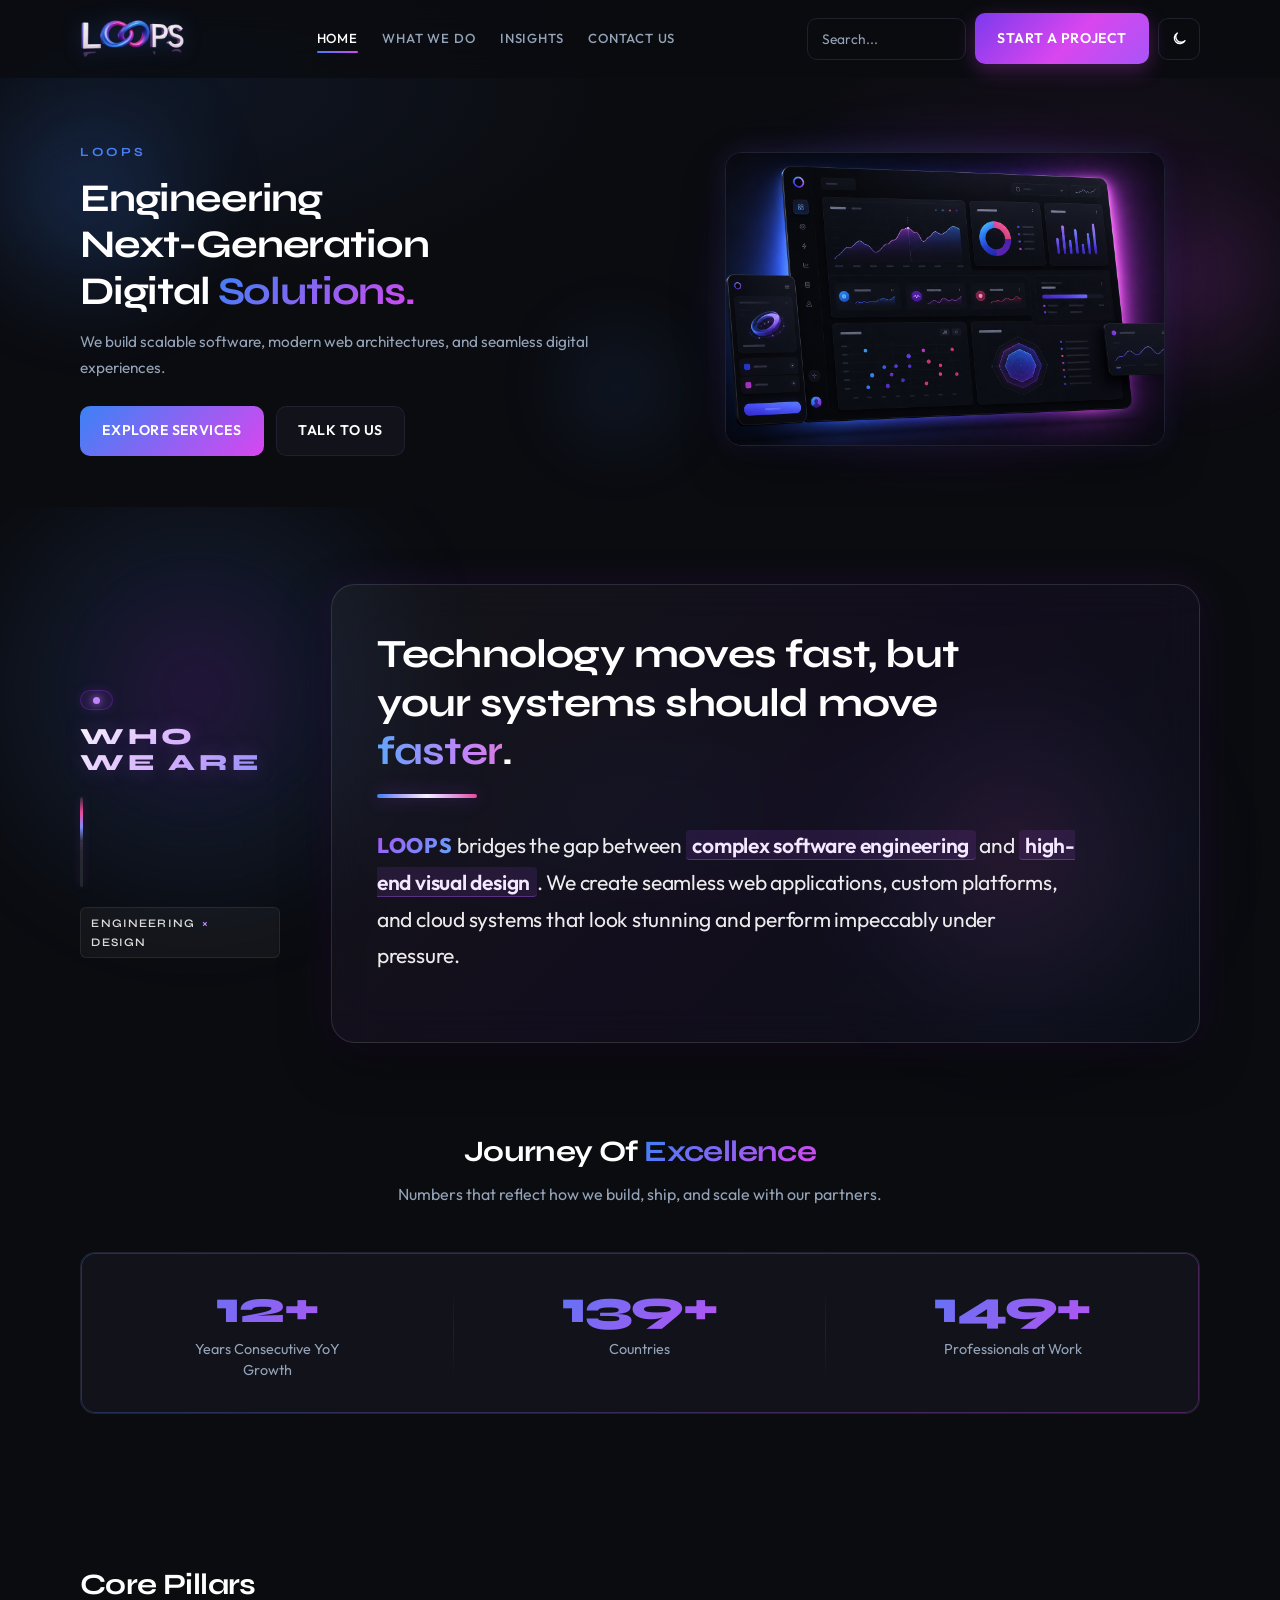
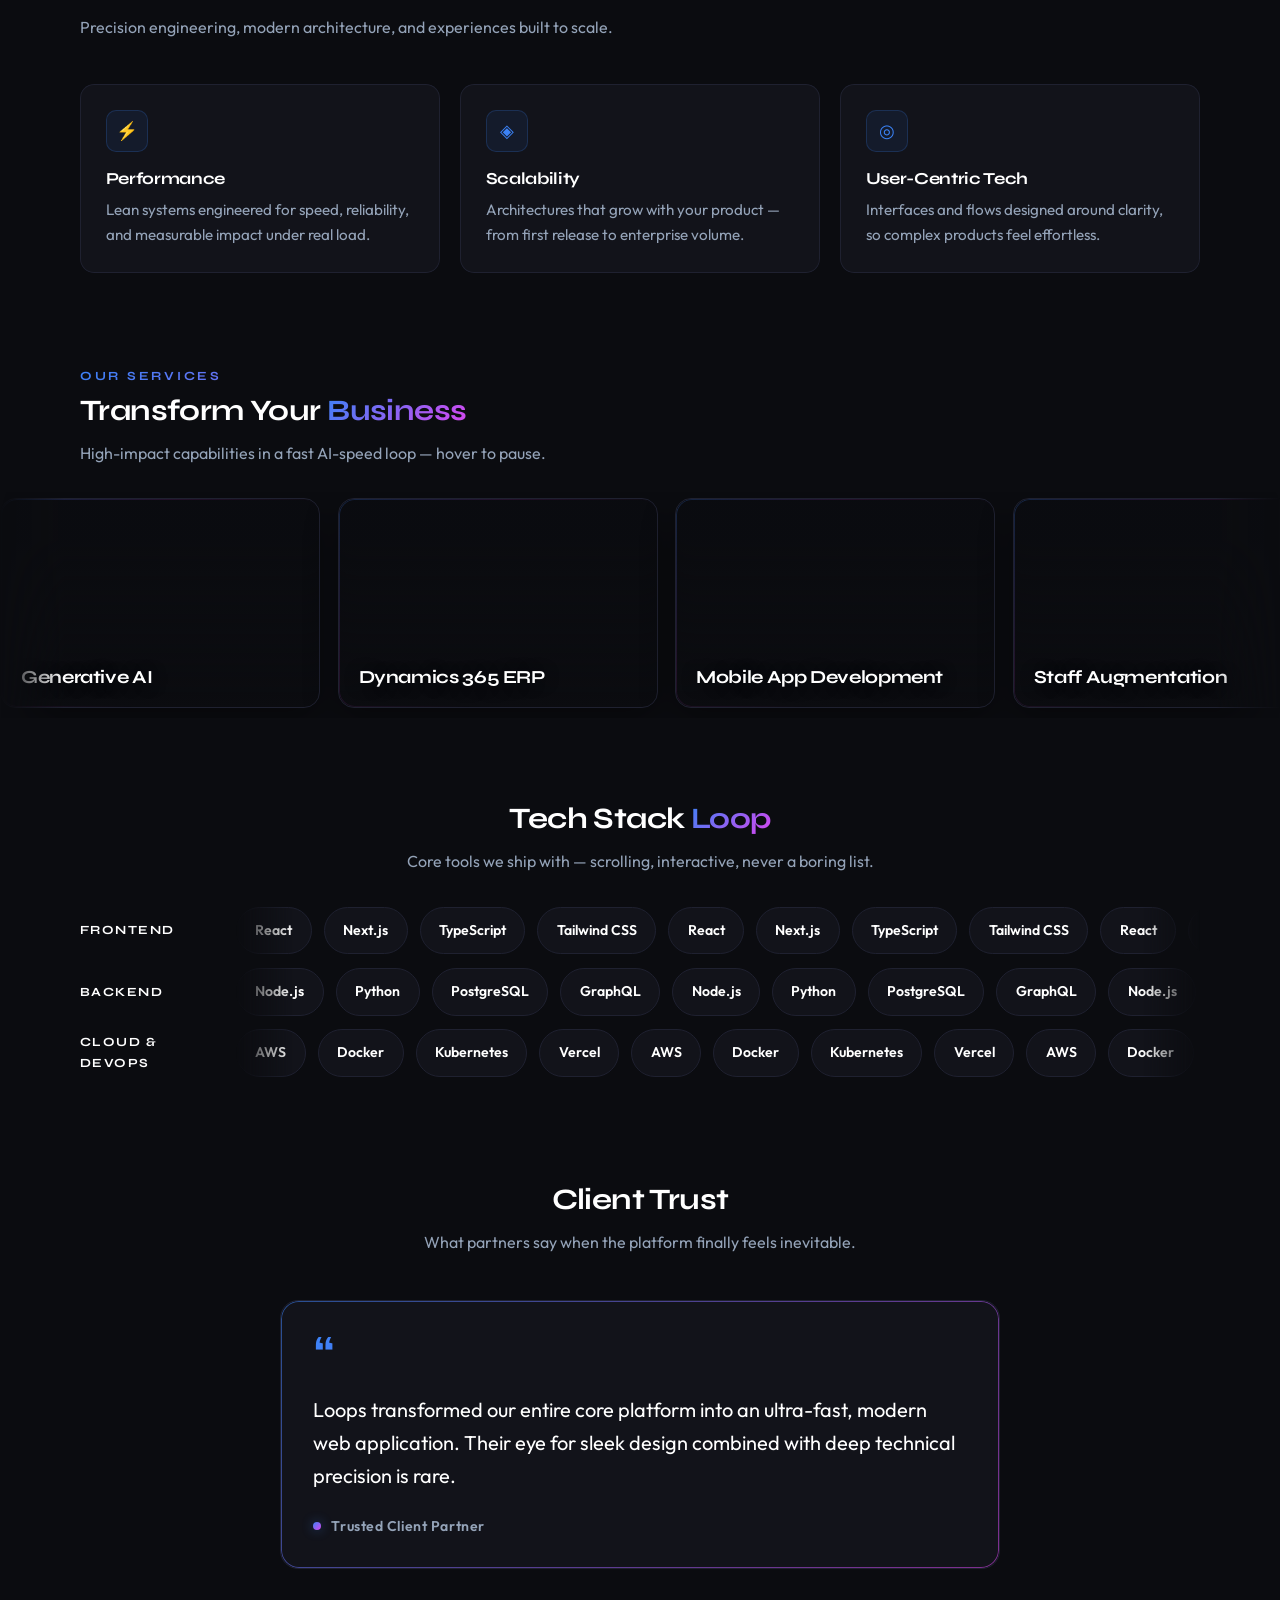
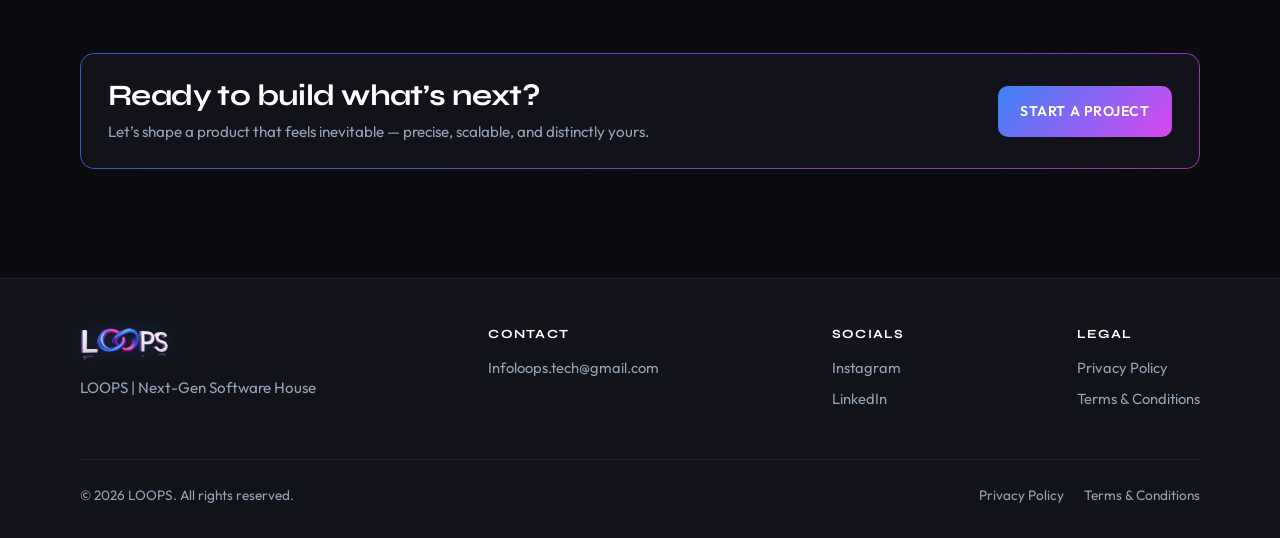
<file: index.html>
<!DOCTYPE html>
<html lang="en">

<head>
  <meta charset="UTF-8" />
  <meta name="viewport" content="width=device-width, initial-scale=1.0" />
  <title>LOOPS | Next-Gen Software House</title>
  <meta name="description"
    content="LOOPS builds scalable software, modern web architectures, and seamless digital experiences." />
  <link rel="stylesheet" href="css/styles.css?v=7" />
  <link rel="icon" href="assets/logo.png?v=2" type="image/png" />
  <script>
    try { if (localStorage.getItem('loops-theme') === 'light') document.documentElement.setAttribute('data-theme', 'light'); } catch (e) { }
  </script>
</head>

<body class="page-home">
  <header class="site-header">
    <div class="nav-inner">
      <a class="logo" href="index.html" aria-label="LOOPS home">
        <img src="assets/logo.png?v=2" alt="LOOPS" />
      </a>
      <nav class="nav-links" aria-label="Primary">
        <a href="index.html" class="active">Home</a>
        <a href="pages/what-we-do.html">What We Do</a>
        <a href="pages/insights.html">Insights</a>
        <a href="pages/contact.html">Contact Us</a>
      </nav>
      <div class="nav-cta">
        <form class="nav-search" role="search" action="pages/insights.html" method="get">
          <label class="visually-hidden" for="site-search">Search</label>
          <input id="site-search" type="search" name="q" placeholder="Search..." autocomplete="off" />
        </form>
        <a class="btn btn-ghost" href="pages/contact.html">Start a Project</a>
        <button class="theme-toggle" type="button" aria-label="Switch color mode" title="Toggle light / dark">
          <span class="theme-icon theme-icon-moon" aria-hidden="true">
            <svg width="16" height="16" viewBox="0 0 24 24" fill="none">
              <path d="M21 14.5A8.5 8.5 0 1 1 9.5 3a7 7 0 0 0 11.5 11.5Z" stroke="currentColor" stroke-width="2"
                stroke-linejoin="round" />
            </svg>
          </span>
          <span class="theme-icon theme-icon-sun" aria-hidden="true">
            <svg width="16" height="16" viewBox="0 0 24 24" fill="none">
              <circle cx="12" cy="12" r="4" stroke="currentColor" stroke-width="2" />
              <path
                d="M12 2v2M12 20v2M4.9 4.9l1.4 1.4M17.7 17.7l1.4 1.4M2 12h2M20 12h2M4.9 19.1l1.4-1.4M17.7 6.3l1.4-1.4"
                stroke="currentColor" stroke-width="2" stroke-linecap="round" />
            </svg>
          </span>
        </button>
      </div>
      <button class="nav-toggle" type="button" aria-label="Open menu" aria-expanded="false">
        <span></span><span></span><span></span>
      </button>
    </div>
  </header>

  <main>
    <section class="hero home-hero">
      <div class="hero-orbs" aria-hidden="true">
        <span class="orb orb-a"></span>
        <span class="orb orb-b"></span>
        <span class="orb orb-c"></span>
      </div>

      <div class="container hero-grid">
        <div class="hero-copy">
          <p class="brand-mark anim-item" data-delay="0">LOOPS</p>
          <h1 class="hero-title" aria-label="Engineering Next-Generation Digital Solutions.">
            <span class="line"><span class="word">Engineering</span></span>
            <span class="line"><span class="word">Next-Generation</span></span>
            <span class="line"><span class="word">Digital</span> <span class="word accent">Solutions.</span></span>
          </h1>
          <p class="lead anim-item" data-delay="520">
            We build scalable software, modern web architectures, and seamless digital experiences.
          </p>
          <div class="hero-actions anim-item" data-delay="640">
            <a class="btn btn-primary" href="pages/what-we-do.html">Explore Services</a>
            <a class="btn btn-ghost" href="pages/contact.html">Talk to Us</a>
          </div>
        </div>

        <div class="hero-visual anim-item" data-delay="280" data-float>
          <div class="hero-glow" aria-hidden="true"></div>
          <div class="hero-video-wrapper">
            <video
              class="hero-video"
              src="assets/loops-header.mp4"
              autoplay
              muted
              loop
              playsinline
              poster="assets/hero-home.png"
              aria-label="LOOPS product showcase video"
            ></video>
          </div>
        </div>
      </div>
    </section>

    <section class="section home-intro">
      <div class="intro-glow intro-glow-primary" aria-hidden="true"></div>
      <div class="intro-glow intro-glow-secondary" aria-hidden="true"></div>
      <div class="intro-bg-grid" aria-hidden="true"></div>

      <div class="container">
        <div class="intro-layout">
          <aside class="intro-side reveal-step step-1">
            <div class="intro-badge">
              <span class="pulse-dot"></span>
            </div>
            <h3 class="intro-eyebrow">Who We Are</h3>
            <div class="intro-side-line" aria-hidden="true">
              <span class="laser-beam"></span>
            </div>
            <div class="intro-side-note">
              <span class="tech-chip">ENGINEERING <span class="chip-x">×</span> DESIGN</span>
            </div>
          </aside>

          <div class="intro-main reveal-step step-2" data-spotlight>
            <div class="spotlight-layer" aria-hidden="true"></div>

            <h2 class="intro-title reveal-step step-3">
              Technology moves fast, but your systems should move
              <span class="gradient-text gradient-shimmer">faster</span>.
            </h2>
            <div class="intro-line reveal-step step-4" aria-hidden="true">
              <span class="intro-line-glow"></span>
            </div>

            <p class="intro-lead reveal-step step-5">
              <strong class="highlight-brand">LOOPS</strong> bridges the gap between
              <span class="highlight-text">complex software engineering</span> and
              <span class="highlight-text">high-end visual design</span>.
              We create seamless web applications, custom platforms, and cloud systems that look stunning
              and perform impeccably under pressure.
            </p>
          </div>
        </div>
      </div>
    </section>

    <section class="section home-stats">
      <div class="container">
        <div class="section-head reveal section-head-center">
          <h2>Journey Of <span class="gradient-text">Excellence</span></h2>
          <p>Numbers that reflect how we build, ship, and scale with our partners.</p>
        </div>
        <div class="stats-row reveal">
          <div class="stat">
            <p class="stat-number"><span class="count-up" data-target="12">0</span>+</p>
            <p class="stat-label">Years Consecutive YoY Growth</p>
          </div>
          <div class="stat">
            <p class="stat-number"><span class="count-up" data-target="140">0</span>+</p>
            <p class="stat-label">Countries</p>
          </div>
          <div class="stat">
            <p class="stat-number"><span class="count-up" data-target="150">0</span>+</p>
            <p class="stat-label">Professionals at Work</p>
          </div>
        </div>
      </div>
    </section>

    <section class="section home-pillars">
      <div class="container">
        <div class="section-head reveal">
          <h2>Core Pillars</h2>
          <p>Precision engineering, modern architecture, and experiences built to scale.</p>
        </div>
        <div class="card-grid">
          <article class="card reveal" data-stagger="0">
            <div class="card-icon" aria-hidden="true">⚡</div>
            <h3>Performance</h3>
            <p>Lean systems engineered for speed, reliability, and measurable impact under real load.</p>
          </article>
          <article class="card reveal" data-stagger="1">
            <div class="card-icon" aria-hidden="true">◈</div>
            <h3>Scalability</h3>
            <p>Architectures that grow with your product — from first release to enterprise volume.</p>
          </article>
          <article class="card reveal" data-stagger="2">
            <div class="card-icon" aria-hidden="true">◎</div>
            <h3>User-Centric Tech</h3>
            <p>Interfaces and flows designed around clarity, so complex products feel effortless.</p>
          </article>
        </div>
      </div>
    </section>

    <section class="section home-services">
      <div class="container">
        <div class="section-head reveal">
          <p class="brand-mark" style="margin-bottom: 0.5rem;">Our Services</p>
          <h2>Transform Your <span class="gradient-text">Business</span></h2>
          <p>High-impact capabilities in a fast AI-speed loop — hover to pause.</p>
        </div>
      </div>
      <div class="services-marquee reveal" aria-label="Services scrolling line">
        <div class="services-track">
          <article class="service-tile" style="--img: url('https://images.unsplash.com/photo-1677442136019-21780ecad995?w=640&q=80&fit=crop')">
            <h3>Generative AI</h3>
          </article>
          <article class="service-tile" style="--img: url('https://images.unsplash.com/photo-1551288049-bebda4e38f71?w=640&q=80&fit=crop')">
            <h3>Dynamics 365 ERP</h3>
          </article>
          <article class="service-tile" style="--img: url('https://images.unsplash.com/photo-1512941937669-90a1b58e7e9c?w=640&q=80&fit=crop')">
            <h3>Mobile App Development</h3>
          </article>
          <article class="service-tile" style="--img: url('https://images.unsplash.com/photo-1522071820081-009f0129c71c?w=640&q=80&fit=crop')">
            <h3>Staff Augmentation</h3>
          </article>
          <article class="service-tile" style="--img: url('https://images.unsplash.com/photo-1461749280684-dccba630e2f6?w=640&q=80&fit=crop')">
            <h3>Custom Software</h3>
          </article>
          <article class="service-tile" style="--img: url('https://images.unsplash.com/photo-1451187580459-43490279c0fa?w=640&q=80&fit=crop')">
            <h3>Cloud &amp; DevOps</h3>
          </article>

          <!-- duplicate for seamless AI-speed loop -->
          <article class="service-tile" style="--img: url('https://images.unsplash.com/photo-1677442136019-21780ecad995?w=640&q=80&fit=crop')" aria-hidden="true">
            <h3>Generative AI</h3>
          </article>
          <article class="service-tile" style="--img: url('https://images.unsplash.com/photo-1551288049-bebda4e38f71?w=640&q=80&fit=crop')" aria-hidden="true">
            <h3>Dynamics 365 ERP</h3>
          </article>
          <article class="service-tile" style="--img: url('https://images.unsplash.com/photo-1512941937669-90a1b58e7e9c?w=640&q=80&fit=crop')" aria-hidden="true">
            <h3>Mobile App Development</h3>
          </article>
          <article class="service-tile" style="--img: url('https://images.unsplash.com/photo-1522071820081-009f0129c71c?w=640&q=80&fit=crop')" aria-hidden="true">
            <h3>Staff Augmentation</h3>
          </article>
          <article class="service-tile" style="--img: url('https://images.unsplash.com/photo-1461749280684-dccba630e2f6?w=640&q=80&fit=crop')" aria-hidden="true">
            <h3>Custom Software</h3>
          </article>
          <article class="service-tile" style="--img: url('https://images.unsplash.com/photo-1451187580459-43490279c0fa?w=640&q=80&fit=crop')" aria-hidden="true">
            <h3>Cloud &amp; DevOps</h3>
          </article>
        </div>
      </div>
    </section>

    <section class="section home-stack">
      <div class="container">
        <div class="section-head reveal section-head-center">
          <h2>Tech Stack <span class="gradient-text">Loop</span></h2>
          <p>Core tools we ship with — scrolling, interactive, never a boring list.</p>
        </div>
      </div>

      <div class="stack-loop reveal" data-group="Frontend">
        <div class="stack-label">Frontend</div>
        <div class="stack-marquee">
          <div class="stack-track">
            <span class="stack-pill">React</span>
            <span class="stack-pill">Next.js</span>
            <span class="stack-pill">TypeScript</span>
            <span class="stack-pill">Tailwind CSS</span>
            <span class="stack-pill">React</span>
            <span class="stack-pill">Next.js</span>
            <span class="stack-pill">TypeScript</span>
            <span class="stack-pill">Tailwind CSS</span>
            <span class="stack-pill" aria-hidden="true">React</span>
            <span class="stack-pill" aria-hidden="true">Next.js</span>
            <span class="stack-pill" aria-hidden="true">TypeScript</span>
            <span class="stack-pill" aria-hidden="true">Tailwind CSS</span>
            <span class="stack-pill" aria-hidden="true">React</span>
            <span class="stack-pill" aria-hidden="true">Next.js</span>
            <span class="stack-pill" aria-hidden="true">TypeScript</span>
            <span class="stack-pill" aria-hidden="true">Tailwind CSS</span>
          </div>
        </div>
      </div>

      <div class="stack-loop reverse reveal" data-group="Backend">
        <div class="stack-label">Backend</div>
        <div class="stack-marquee">
          <div class="stack-track">
            <span class="stack-pill">Node.js</span>
            <span class="stack-pill">Python</span>
            <span class="stack-pill">PostgreSQL</span>
            <span class="stack-pill">GraphQL</span>
            <span class="stack-pill">Node.js</span>
            <span class="stack-pill">Python</span>
            <span class="stack-pill">PostgreSQL</span>
            <span class="stack-pill">GraphQL</span>
            <span class="stack-pill" aria-hidden="true">Node.js</span>
            <span class="stack-pill" aria-hidden="true">Python</span>
            <span class="stack-pill" aria-hidden="true">PostgreSQL</span>
            <span class="stack-pill" aria-hidden="true">GraphQL</span>
            <span class="stack-pill" aria-hidden="true">Node.js</span>
            <span class="stack-pill" aria-hidden="true">Python</span>
            <span class="stack-pill" aria-hidden="true">PostgreSQL</span>
            <span class="stack-pill" aria-hidden="true">GraphQL</span>
          </div>
        </div>
      </div>

      <div class="stack-loop reveal" data-group="Cloud">
        <div class="stack-label">Cloud &amp; DevOps</div>
        <div class="stack-marquee">
          <div class="stack-track">
            <span class="stack-pill">AWS</span>
            <span class="stack-pill">Docker</span>
            <span class="stack-pill">Kubernetes</span>
            <span class="stack-pill">Vercel</span>
            <span class="stack-pill">AWS</span>
            <span class="stack-pill">Docker</span>
            <span class="stack-pill">Kubernetes</span>
            <span class="stack-pill">Vercel</span>
            <span class="stack-pill" aria-hidden="true">AWS</span>
            <span class="stack-pill" aria-hidden="true">Docker</span>
            <span class="stack-pill" aria-hidden="true">Kubernetes</span>
            <span class="stack-pill" aria-hidden="true">Vercel</span>
            <span class="stack-pill" aria-hidden="true">AWS</span>
            <span class="stack-pill" aria-hidden="true">Docker</span>
            <span class="stack-pill" aria-hidden="true">Kubernetes</span>
            <span class="stack-pill" aria-hidden="true">Vercel</span>
          </div>
        </div>
      </div>
    </section>

    <section class="section home-trust">
      <div class="container">
        <div class="section-head reveal section-head-center">
          <h2>Client Trust</h2>
          <p>What partners say when the platform finally feels inevitable.</p>
        </div>
        <blockquote class="quote-card reveal">
          <div class="quote-mark" aria-hidden="true">“</div>
          <p>
            Loops transformed our entire core platform into an ultra-fast, modern web application.
            Their eye for sleek design combined with deep technical precision is rare.
          </p>
          <footer>
            <span class="quote-dot" aria-hidden="true"></span>
            <cite>Trusted Client Partner</cite>
          </footer>
        </blockquote>
      </div>
    </section>

    <section class="section home-cta">
      <div class="container">
        <div class="cta-banner reveal">
          <div>
            <h2>Ready to build what’s next?</h2>
            <p>Let’s shape a product that feels inevitable — precise, scalable, and distinctly yours.</p>
          </div>
          <a class="btn btn-primary" href="pages/contact.html">Start a Project</a>
        </div>
      </div>
    </section>
  </main>

  <footer class="site-footer">
    <div class="container">
      <div class="footer-top">
        <div class="footer-brand">
          <img src="assets/logo.png?v=2" alt="LOOPS" />
          <p>LOOPS | Next-Gen Software House</p>
        </div>
        <div class="footer-col">
          <h4>Contact</h4>
          <a href="mailto:Infoloops.tech@gmail.com">Infoloops.tech@gmail.com</a>
        </div>
        <div class="footer-col">
          <h4>Socials</h4>
          <a href="https://www.instagram.com/loops.technology/" target="_blank" rel="noopener noreferrer">Instagram</a>
          <a href="#" rel="noopener">LinkedIn</a>
        </div>
        <div class="footer-col">
          <h4>Legal</h4>
          <a href="#">Privacy Policy</a>
          <a href="#">Terms &amp; Conditions</a>
        </div>
      </div>
      <div class="footer-bottom">
        <p>© 2026 LOOPS. All rights reserved.</p>
        <div class="footer-legal">
          <a href="#">Privacy Policy</a>
          <a href="#">Terms &amp; Conditions</a>
        </div>
      </div>
    </div>
  </footer>

  <script src="js/main.js?v=5"></script>
</body>

</html>
</file>
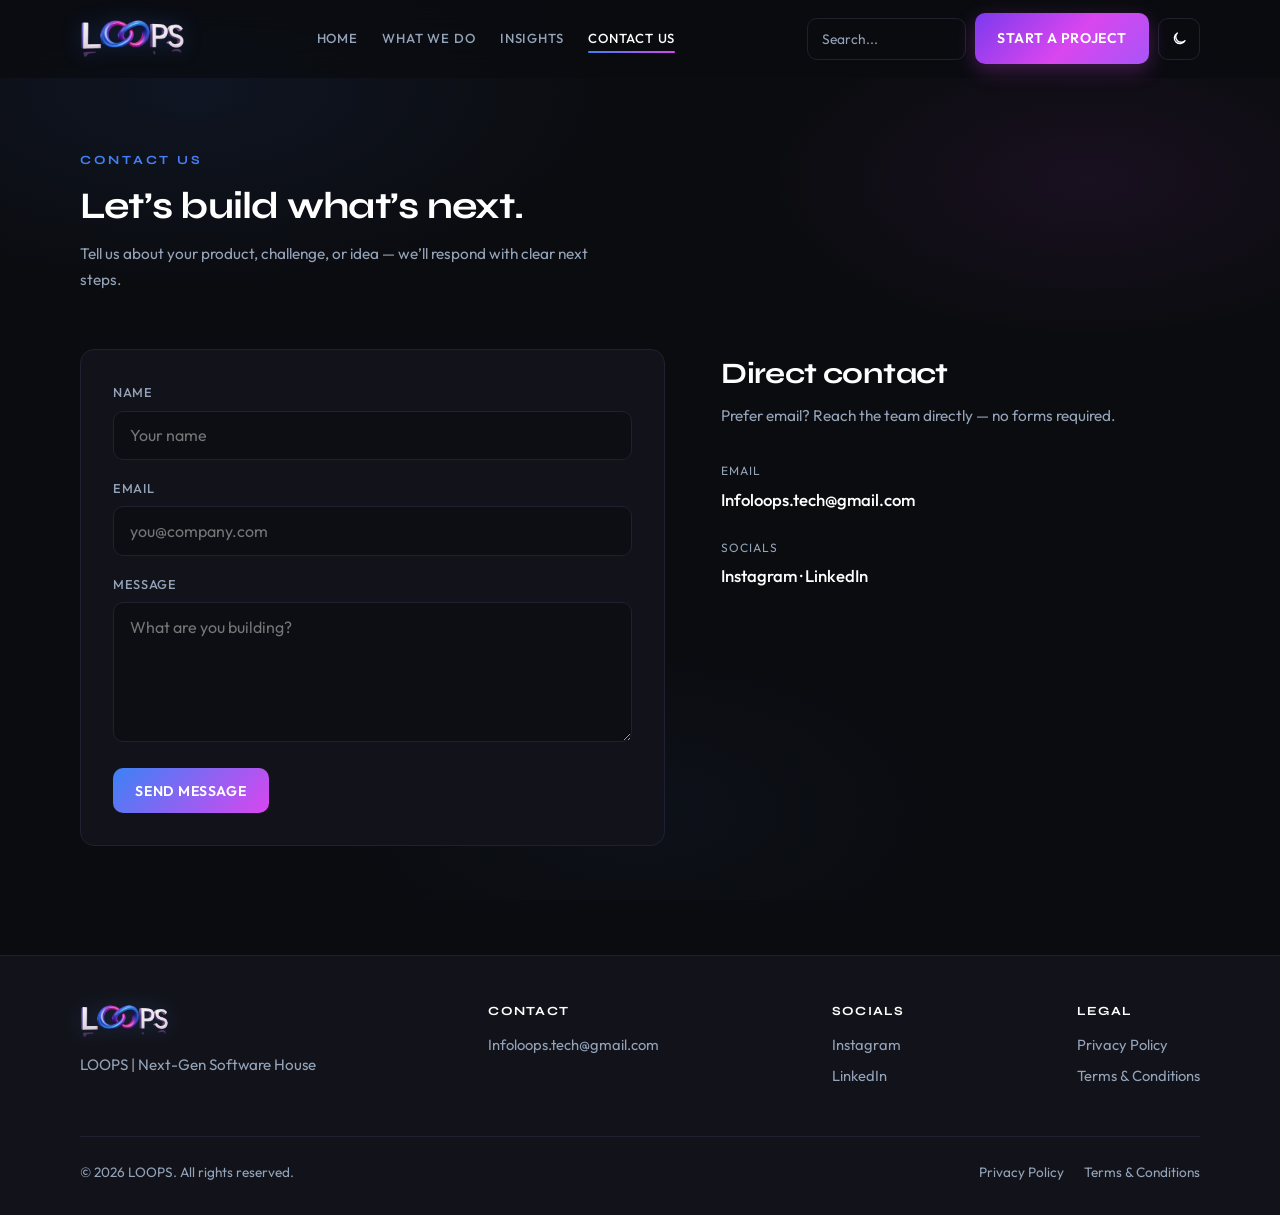
<file: contact.html>
<!DOCTYPE html>
<html lang="en">
<head>
  <meta charset="UTF-8" />
  <meta name="viewport" content="width=device-width, initial-scale=1.0" />
  <title>Contact Us | LOOPS</title>
  <meta name="description" content="Contact LOOPS — Infoloops.tech@gmail.com. Start your next digital project." />
  <link rel="stylesheet" href="css/styles.css" />
  <link rel="icon" href="assets/logo.png?v=2" type="image/png" />
  <script>
    try { if (localStorage.getItem('loops-theme') === 'light') document.documentElement.setAttribute('data-theme', 'light'); } catch (e) {}
  </script>
</head>
<body>
  <header class="site-header">
    <div class="nav-inner">
      <a class="logo" href="index.html" aria-label="LOOPS home">
        <img src="assets/logo.png?v=2" alt="LOOPS" />
      </a>
      <nav class="nav-links" aria-label="Primary">
        <a href="index.html">Home</a>
        <a href="what-we-do.html">What We Do</a>
        <a href="insights.html">Insights</a>
        <a href="contact.html" class="active">Contact Us</a>
      </nav>
      <div class="nav-cta">
        <form class="nav-search" role="search" action="insights.html" method="get">
          <label class="visually-hidden" for="site-search">Search</label>
          <input id="site-search" type="search" name="q" placeholder="Search..." autocomplete="off" />
        </form>
        <a class="btn btn-ghost" href="contact.html">Start a Project</a>
        <button class="theme-toggle" type="button" aria-label="Switch color mode" title="Toggle light / dark">
          <span class="theme-icon theme-icon-moon" aria-hidden="true">
            <svg width="16" height="16" viewBox="0 0 24 24" fill="none"><path d="M21 14.5A8.5 8.5 0 1 1 9.5 3a7 7 0 0 0 11.5 11.5Z" stroke="currentColor" stroke-width="2" stroke-linejoin="round"/></svg>
          </span>
          <span class="theme-icon theme-icon-sun" aria-hidden="true">
            <svg width="16" height="16" viewBox="0 0 24 24" fill="none"><circle cx="12" cy="12" r="4" stroke="currentColor" stroke-width="2"/><path d="M12 2v2M12 20v2M4.9 4.9l1.4 1.4M17.7 17.7l1.4 1.4M2 12h2M20 12h2M4.9 19.1l1.4-1.4M17.7 6.3l1.4-1.4" stroke="currentColor" stroke-width="2" stroke-linecap="round"/></svg>
          </span>
        </button>
      </div>
      <button class="nav-toggle" type="button" aria-label="Open menu" aria-expanded="false">
        <span></span><span></span><span></span>
      </button>
    </div>
  </header>

  <main>
    <section class="page-hero">
      <div class="container">
        <p class="brand-mark">Contact Us</p>
        <h1>Let’s build what’s next.</h1>
        <p class="lead">Tell us about your product, challenge, or idea — we’ll respond with clear next steps.</p>
      </div>
    </section>

    <section class="section" style="padding-top: 0;">
      <div class="container contact-layout">
        <form class="contact-form reveal" action="#" method="post">
          <div class="form-row">
            <label for="name">Name</label>
            <input id="name" name="name" type="text" autocomplete="name" required placeholder="Your name" />
          </div>
          <div class="form-row">
            <label for="email">Email</label>
            <input id="email" name="email" type="email" autocomplete="email" required placeholder="you@company.com" />
          </div>
          <div class="form-row">
            <label for="message">Message</label>
            <textarea id="message" name="message" required placeholder="What are you building?"></textarea>
          </div>
          <button class="btn btn-primary" type="submit">Send Message</button>
        </form>

        <aside class="contact-info reveal">
          <h2>Direct contact</h2>
          <p class="lead">Prefer email? Reach the team directly — no forms required.</p>
          <div class="info-item">
            <span>Email</span>
            <a href="mailto:Infoloops.tech@gmail.com">Infoloops.tech@gmail.com</a>
          </div>
          <div class="info-item">
            <span>Socials</span>
            <p><a href="https://www.instagram.com/loops.technology/" target="_blank" rel="noopener noreferrer">Instagram</a> · <a href="#">LinkedIn</a></p>
          </div>
        </aside>
      </div>
    </section>
  </main>

  <footer class="site-footer">
    <div class="container">
      <div class="footer-top">
        <div class="footer-brand">
          <img src="assets/logo.png?v=2" alt="LOOPS" />
          <p>LOOPS | Next-Gen Software House</p>
        </div>
        <div class="footer-col">
          <h4>Contact</h4>
          <a href="mailto:Infoloops.tech@gmail.com">Infoloops.tech@gmail.com</a>
        </div>
        <div class="footer-col">
          <h4>Socials</h4>
          <a href="https://www.instagram.com/loops.technology/" target="_blank" rel="noopener noreferrer">Instagram</a>
          <a href="#" rel="noopener">LinkedIn</a>
        </div>
        <div class="footer-col">
          <h4>Legal</h4>
          <a href="#">Privacy Policy</a>
          <a href="#">Terms &amp; Conditions</a>
        </div>
      </div>
      <div class="footer-bottom">
        <p>© 2026 LOOPS. All rights reserved.</p>
        <div class="footer-legal">
          <a href="#">Privacy Policy</a>
          <a href="#">Terms &amp; Conditions</a>
        </div>
      </div>
    </div>
  </footer>

  <script src="js/main.js"></script>
</body>
</html>
</file>
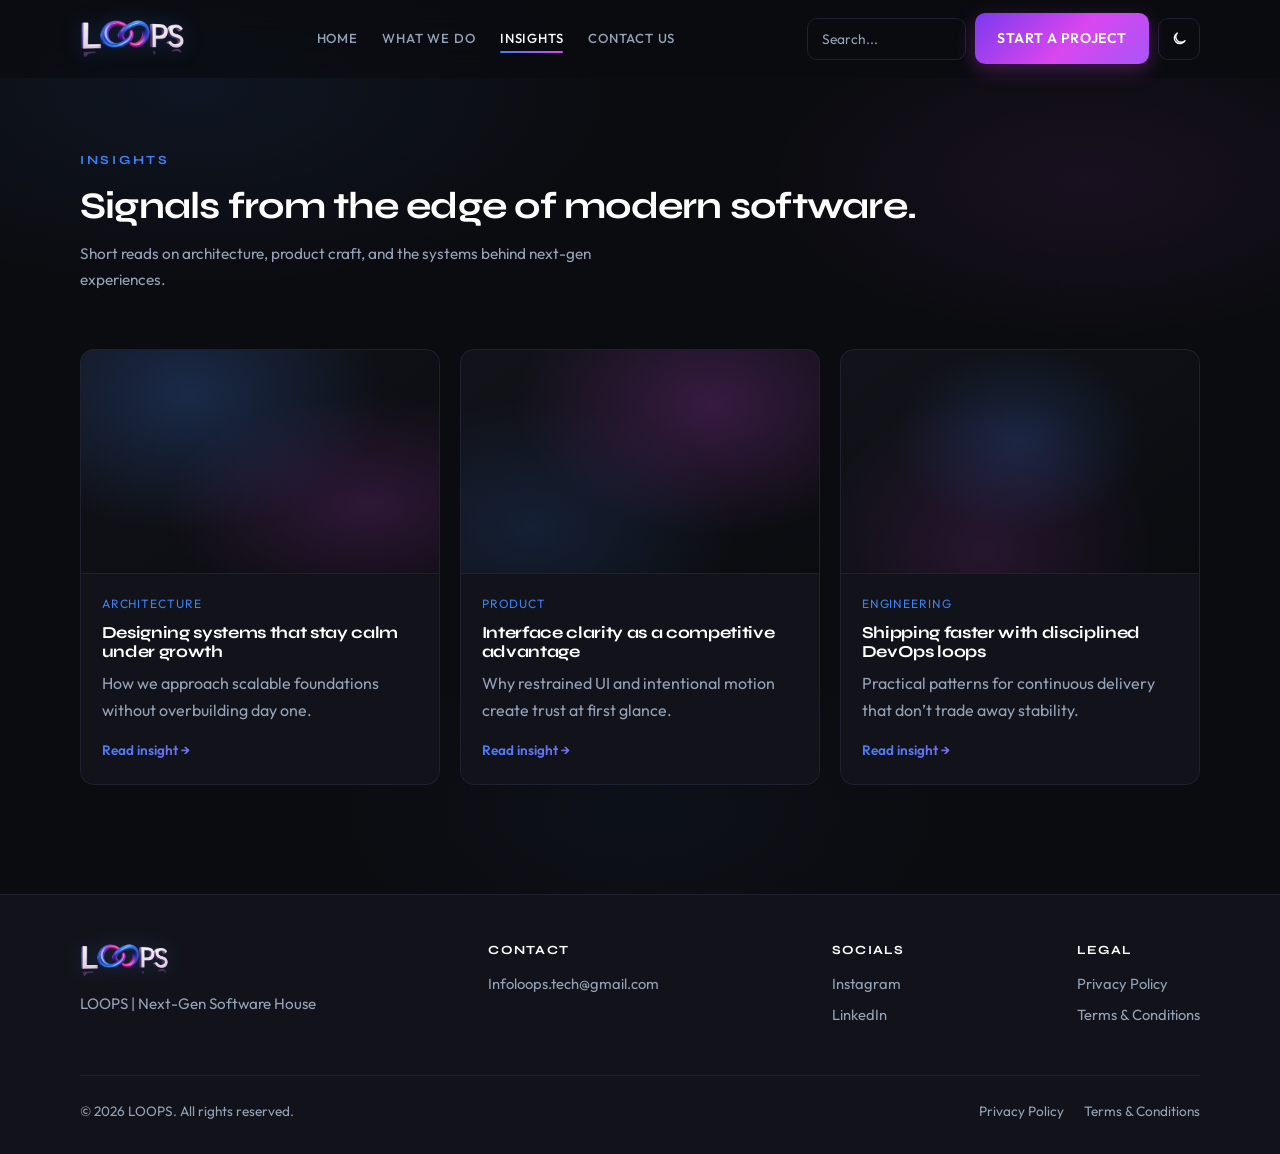
<file: insights.html>
<!DOCTYPE html>
<html lang="en">
<head>
  <meta charset="UTF-8" />
  <meta name="viewport" content="width=device-width, initial-scale=1.0" />
  <title>Insights | LOOPS</title>
  <meta name="description" content="Ideas on software architecture, product craft, and modern engineering from LOOPS." />
  <link rel="stylesheet" href="css/styles.css" />
  <link rel="icon" href="assets/logo.png?v=2" type="image/png" />
  <script>
    try { if (localStorage.getItem('loops-theme') === 'light') document.documentElement.setAttribute('data-theme', 'light'); } catch (e) {}
  </script>
</head>
<body>
  <header class="site-header">
    <div class="nav-inner">
      <a class="logo" href="index.html" aria-label="LOOPS home">
        <img src="assets/logo.png?v=2" alt="LOOPS" />
      </a>
      <nav class="nav-links" aria-label="Primary">
        <a href="index.html">Home</a>
        <a href="what-we-do.html">What We Do</a>
        <a href="insights.html" class="active">Insights</a>
        <a href="contact.html">Contact Us</a>
      </nav>
      <div class="nav-cta">
        <form class="nav-search" role="search" action="insights.html" method="get">
          <label class="visually-hidden" for="site-search">Search</label>
          <input id="site-search" type="search" name="q" placeholder="Search..." autocomplete="off" />
        </form>
        <a class="btn btn-ghost" href="contact.html">Start a Project</a>
        <button class="theme-toggle" type="button" aria-label="Switch color mode" title="Toggle light / dark">
          <span class="theme-icon theme-icon-moon" aria-hidden="true">
            <svg width="16" height="16" viewBox="0 0 24 24" fill="none"><path d="M21 14.5A8.5 8.5 0 1 1 9.5 3a7 7 0 0 0 11.5 11.5Z" stroke="currentColor" stroke-width="2" stroke-linejoin="round"/></svg>
          </span>
          <span class="theme-icon theme-icon-sun" aria-hidden="true">
            <svg width="16" height="16" viewBox="0 0 24 24" fill="none"><circle cx="12" cy="12" r="4" stroke="currentColor" stroke-width="2"/><path d="M12 2v2M12 20v2M4.9 4.9l1.4 1.4M17.7 17.7l1.4 1.4M2 12h2M20 12h2M4.9 19.1l1.4-1.4M17.7 6.3l1.4-1.4" stroke="currentColor" stroke-width="2" stroke-linecap="round"/></svg>
          </span>
        </button>
      </div>
      <button class="nav-toggle" type="button" aria-label="Open menu" aria-expanded="false">
        <span></span><span></span><span></span>
      </button>
    </div>
  </header>

  <main>
    <section class="page-hero">
      <div class="container">
        <p class="brand-mark">Insights</p>
        <h1>Signals from the edge of modern software.</h1>
        <p class="lead">Short reads on architecture, product craft, and the systems behind next-gen experiences.</p>
      </div>
    </section>

    <section class="section" style="padding-top: 0;">
      <div class="container">
        <div class="insight-grid">
          <article class="insight-card reveal">
            <div class="insight-media" aria-hidden="true"></div>
            <div class="body">
              <p class="insight-meta">Architecture</p>
              <h3>Designing systems that stay calm under growth</h3>
              <p>How we approach scalable foundations without overbuilding day one.</p>
              <span class="read">Read insight →</span>
            </div>
          </article>
          <article class="insight-card reveal">
            <div class="insight-media media-b" aria-hidden="true"></div>
            <div class="body">
              <p class="insight-meta">Product</p>
              <h3>Interface clarity as a competitive advantage</h3>
              <p>Why restrained UI and intentional motion create trust at first glance.</p>
              <span class="read">Read insight →</span>
            </div>
          </article>
          <article class="insight-card reveal">
            <div class="insight-media media-c" aria-hidden="true"></div>
            <div class="body">
              <p class="insight-meta">Engineering</p>
              <h3>Shipping faster with disciplined DevOps loops</h3>
              <p>Practical patterns for continuous delivery that don’t trade away stability.</p>
              <span class="read">Read insight →</span>
            </div>
          </article>
        </div>
      </div>
    </section>
  </main>

  <footer class="site-footer">
    <div class="container">
      <div class="footer-top">
        <div class="footer-brand">
          <img src="assets/logo.png?v=2" alt="LOOPS" />
          <p>LOOPS | Next-Gen Software House</p>
        </div>
        <div class="footer-col">
          <h4>Contact</h4>
          <a href="mailto:Infoloops.tech@gmail.com">Infoloops.tech@gmail.com</a>
        </div>
        <div class="footer-col">
          <h4>Socials</h4>
          <a href="https://www.instagram.com/loops.technology/" target="_blank" rel="noopener noreferrer">Instagram</a>
          <a href="#" rel="noopener">LinkedIn</a>
        </div>
        <div class="footer-col">
          <h4>Legal</h4>
          <a href="#">Privacy Policy</a>
          <a href="#">Terms &amp; Conditions</a>
        </div>
      </div>
      <div class="footer-bottom">
        <p>© 2026 LOOPS. All rights reserved.</p>
        <div class="footer-legal">
          <a href="#">Privacy Policy</a>
          <a href="#">Terms &amp; Conditions</a>
        </div>
      </div>
    </div>
  </footer>

  <script src="js/main.js"></script>
</body>
</html>
</file>
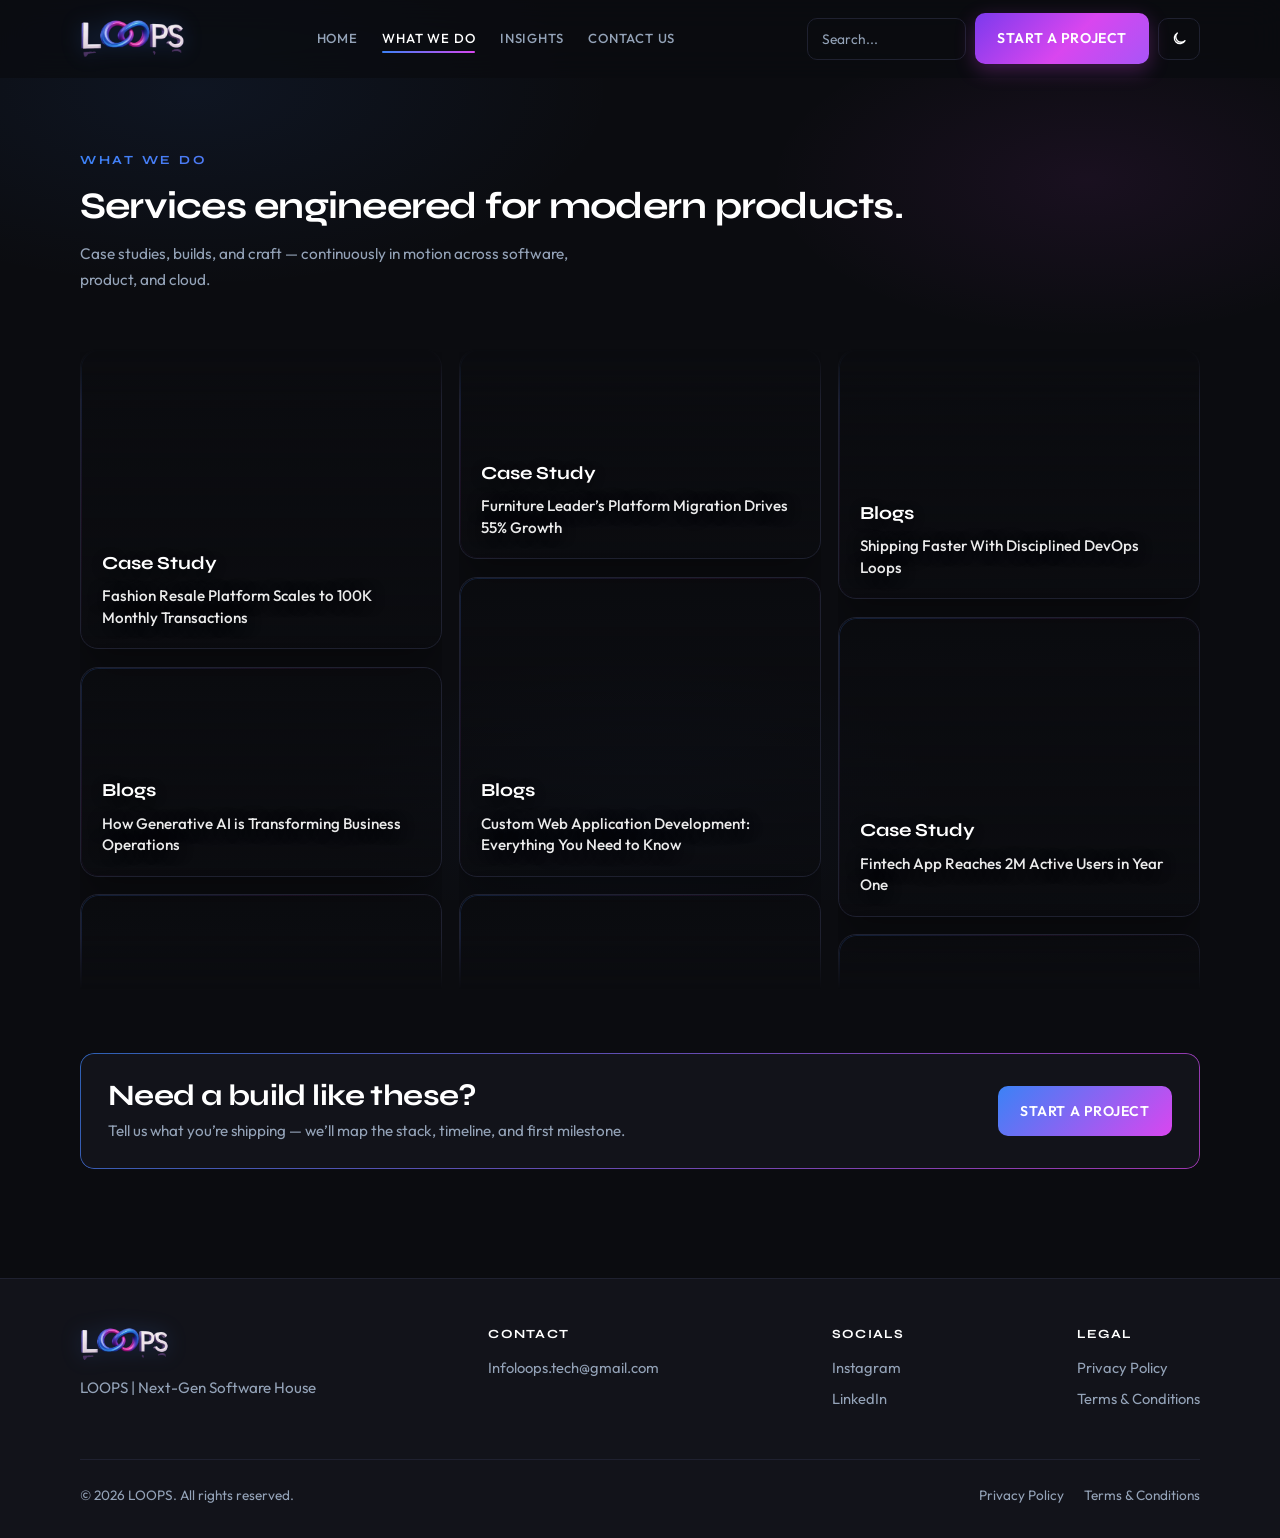
<file: what-we-do.html>
<!DOCTYPE html>
<html lang="en">
<head>
  <meta charset="UTF-8" />
  <meta name="viewport" content="width=device-width, initial-scale=1.0" />
  <title>What We Do | LOOPS</title>
  <meta name="description" content="Custom software, web & mobile engineering, UI/UX strategy, and cloud & DevOps from LOOPS." />
  <link rel="stylesheet" href="css/styles.css" />
  <link rel="icon" href="assets/logo.png?v=2" type="image/png" />
  <script>
    try { if (localStorage.getItem('loops-theme') === 'light') document.documentElement.setAttribute('data-theme', 'light'); } catch (e) {}
  </script>
</head>
<body class="page-services">
  <header class="site-header">
    <div class="nav-inner">
      <a class="logo" href="index.html" aria-label="LOOPS home">
        <img src="assets/logo.png?v=2" alt="LOOPS" />
      </a>
      <nav class="nav-links" aria-label="Primary">
        <a href="index.html">Home</a>
        <a href="what-we-do.html" class="active">What We Do</a>
        <a href="insights.html">Insights</a>
        <a href="contact.html">Contact Us</a>
      </nav>
      <div class="nav-cta">
        <form class="nav-search" role="search" action="insights.html" method="get">
          <label class="visually-hidden" for="site-search">Search</label>
          <input id="site-search" type="search" name="q" placeholder="Search..." autocomplete="off" />
        </form>
        <a class="btn btn-ghost" href="contact.html">Start a Project</a>
        <button class="theme-toggle" type="button" aria-label="Switch color mode" title="Toggle light / dark">
          <span class="theme-icon theme-icon-moon" aria-hidden="true">
            <svg width="16" height="16" viewBox="0 0 24 24" fill="none"><path d="M21 14.5A8.5 8.5 0 1 1 9.5 3a7 7 0 0 0 11.5 11.5Z" stroke="currentColor" stroke-width="2" stroke-linejoin="round"/></svg>
          </span>
          <span class="theme-icon theme-icon-sun" aria-hidden="true">
            <svg width="16" height="16" viewBox="0 0 24 24" fill="none"><circle cx="12" cy="12" r="4" stroke="currentColor" stroke-width="2"/><path d="M12 2v2M12 20v2M4.9 4.9l1.4 1.4M17.7 17.7l1.4 1.4M2 12h2M20 12h2M4.9 19.1l1.4-1.4M17.7 6.3l1.4-1.4" stroke="currentColor" stroke-width="2" stroke-linecap="round"/></svg>
          </span>
        </button>
      </div>
      <button class="nav-toggle" type="button" aria-label="Open menu" aria-expanded="false">
        <span></span><span></span><span></span>
      </button>
    </div>
  </header>

  <main>
    <section class="page-hero services-hero">
      <div class="container">
        <p class="brand-mark">What We Do</p>
        <h1>Services engineered for modern products.</h1>
        <p class="lead">Case studies, builds, and craft — continuously in motion across software, product, and cloud.</p>
      </div>
    </section>

    <section class="section masonry-section" style="padding-top: 0;">
      <div class="masonry-scroll" aria-label="Moving case studies and services">
        <!-- Column 1 — scrolls up -->
        <div class="masonry-col scroll-up">
          <div class="masonry-rail">
            <article class="masonry-card tall" style="--img: url('https://images.unsplash.com/photo-1441986300917-64674bd600d8?w=640&q=80&fit=crop')">
              <span class="masonry-tag">Case Study</span>
              <h3>Fashion Resale Platform Scales to 100K Monthly Transactions</h3>
            </article>
            <article class="masonry-card" style="--img: url('https://images.unsplash.com/photo-1677442136019-21780ecad995?w=640&q=80&fit=crop')">
              <span class="masonry-tag">Blogs</span>
              <h3>How Generative AI is Transforming Business Operations</h3>
            </article>
            <article class="masonry-card mid" style="--img: url('https://images.unsplash.com/photo-1451187580459-43490279c0fa?w=640&q=80&fit=crop')">
              <span class="masonry-tag">Case Study</span>
              <h3>Cloud Migration Cut Release Cycles by 40%</h3>
            </article>
            <article class="masonry-card" style="--img: url('https://images.unsplash.com/photo-1551288049-bebda4e38f71?w=640&q=80&fit=crop')">
              <span class="masonry-tag">Product</span>
              <h3>Dashboard Systems Built for Real-Time Decision Making</h3>
            </article>
            <!-- duplicate -->
            <article class="masonry-card tall" style="--img: url('https://images.unsplash.com/photo-1441986300917-64674bd600d8?w=640&q=80&fit=crop')" aria-hidden="true">
              <span class="masonry-tag">Case Study</span>
              <h3>Fashion Resale Platform Scales to 100K Monthly Transactions</h3>
            </article>
            <article class="masonry-card" style="--img: url('https://images.unsplash.com/photo-1677442136019-21780ecad995?w=640&q=80&fit=crop')" aria-hidden="true">
              <span class="masonry-tag">Blogs</span>
              <h3>How Generative AI is Transforming Business Operations</h3>
            </article>
            <article class="masonry-card mid" style="--img: url('https://images.unsplash.com/photo-1451187580459-43490279c0fa?w=640&q=80&fit=crop')" aria-hidden="true">
              <span class="masonry-tag">Case Study</span>
              <h3>Cloud Migration Cut Release Cycles by 40%</h3>
            </article>
            <article class="masonry-card" style="--img: url('https://images.unsplash.com/photo-1551288049-bebda4e38f71?w=640&q=80&fit=crop')" aria-hidden="true">
              <span class="masonry-tag">Product</span>
              <h3>Dashboard Systems Built for Real-Time Decision Making</h3>
            </article>
          </div>
        </div>

        <!-- Column 2 — scrolls down -->
        <div class="masonry-col scroll-down">
          <div class="masonry-rail">
            <article class="masonry-card" style="--img: url('https://images.unsplash.com/photo-1524758631624-e2822e304c36?w=640&q=80&fit=crop')">
              <span class="masonry-tag">Case Study</span>
              <h3>Furniture Leader’s Platform Migration Drives 55% Growth</h3>
            </article>
            <article class="masonry-card tall" style="--img: url('https://images.unsplash.com/photo-1507238691740-187a5b1d37b8?w=640&q=80&fit=crop')">
              <span class="masonry-tag">Blogs</span>
              <h3>Custom Web Application Development: Everything You Need to Know</h3>
            </article>
            <article class="masonry-card mid" style="--img: url('https://images.unsplash.com/photo-1522071820081-009f0129c71c?w=640&q=80&fit=crop')">
              <span class="masonry-tag">Case Study</span>
              <h3>Global Ops Network Connected Across 12 Regions</h3>
            </article>
            <article class="masonry-card" style="--img: url('https://images.unsplash.com/photo-1512941937669-90a1b58e7e9c?w=640&q=80&fit=crop')">
              <span class="masonry-tag">Engineering</span>
              <h3>Mobile Suite Launch With Seamless Cross-Device UX</h3>
            </article>
            <!-- duplicate -->
            <article class="masonry-card" style="--img: url('https://images.unsplash.com/photo-1524758631624-e2822e304c36?w=640&q=80&fit=crop')" aria-hidden="true">
              <span class="masonry-tag">Case Study</span>
              <h3>Furniture Leader’s Platform Migration Drives 55% Growth</h3>
            </article>
            <article class="masonry-card tall" style="--img: url('https://images.unsplash.com/photo-1507238691740-187a5b1d37b8?w=640&q=80&fit=crop')" aria-hidden="true">
              <span class="masonry-tag">Blogs</span>
              <h3>Custom Web Application Development: Everything You Need to Know</h3>
            </article>
            <article class="masonry-card mid" style="--img: url('https://images.unsplash.com/photo-1522071820081-009f0129c71c?w=640&q=80&fit=crop')" aria-hidden="true">
              <span class="masonry-tag">Case Study</span>
              <h3>Global Ops Network Connected Across 12 Regions</h3>
            </article>
            <article class="masonry-card" style="--img: url('https://images.unsplash.com/photo-1512941937669-90a1b58e7e9c?w=640&q=80&fit=crop')" aria-hidden="true">
              <span class="masonry-tag">Engineering</span>
              <h3>Mobile Suite Launch With Seamless Cross-Device UX</h3>
            </article>
          </div>
        </div>

        <!-- Column 3 — scrolls up -->
        <div class="masonry-col scroll-up slow">
          <div class="masonry-rail">
            <article class="masonry-card mid" style="--img: url('https://images.unsplash.com/photo-1451187580459-43490279c0fa?w=640&q=80&fit=crop')">
              <span class="masonry-tag">Blogs</span>
              <h3>Shipping Faster With Disciplined DevOps Loops</h3>
            </article>
            <article class="masonry-card tall" style="--img: url('https://images.unsplash.com/photo-1559526324-4b87b5e36e44?w=640&q=80&fit=crop')">
              <span class="masonry-tag">Case Study</span>
              <h3>Fintech App Reaches 2M Active Users in Year One</h3>
            </article>
            <article class="masonry-card" style="--img: url('https://images.unsplash.com/photo-1461749280684-dccba630e2f6?w=640&q=80&fit=crop')">
              <span class="masonry-tag">Services</span>
              <h3>API Architecture That Scales Without Chaos</h3>
            </article>
            <article class="masonry-card mid" style="--img: url('https://images.unsplash.com/photo-1507238691740-187a5b1d37b8?w=640&q=80&fit=crop')">
              <span class="masonry-tag">Case Study</span>
              <h3>Enterprise Design System Unified 8 Product Teams</h3>
            </article>
            <!-- duplicate -->
            <article class="masonry-card mid" style="--img: url('https://images.unsplash.com/photo-1451187580459-43490279c0fa?w=640&q=80&fit=crop')" aria-hidden="true">
              <span class="masonry-tag">Blogs</span>
              <h3>Shipping Faster With Disciplined DevOps Loops</h3>
            </article>
            <article class="masonry-card tall" style="--img: url('https://images.unsplash.com/photo-1559526324-4b87b5e36e44?w=640&q=80&fit=crop')" aria-hidden="true">
              <span class="masonry-tag">Case Study</span>
              <h3>Fintech App Reaches 2M Active Users in Year One</h3>
            </article>
            <article class="masonry-card" style="--img: url('https://images.unsplash.com/photo-1461749280684-dccba630e2f6?w=640&q=80&fit=crop')" aria-hidden="true">
              <span class="masonry-tag">Services</span>
              <h3>API Architecture That Scales Without Chaos</h3>
            </article>
            <article class="masonry-card mid" style="--img: url('https://images.unsplash.com/photo-1507238691740-187a5b1d37b8?w=640&q=80&fit=crop')" aria-hidden="true">
              <span class="masonry-tag">Case Study</span>
              <h3>Enterprise Design System Unified 8 Product Teams</h3>
            </article>
          </div>
        </div>
      </div>
    </section>

    <section class="section" style="padding-top: 1rem;">
      <div class="container">
        <div class="cta-banner reveal">
          <div>
            <h2>Need a build like these?</h2>
            <p>Tell us what you’re shipping — we’ll map the stack, timeline, and first milestone.</p>
          </div>
          <a class="btn btn-primary" href="contact.html">Start a Project</a>
        </div>
      </div>
    </section>
  </main>

  <footer class="site-footer">
    <div class="container">
      <div class="footer-top">
        <div class="footer-brand">
          <img src="assets/logo.png?v=2" alt="LOOPS" />
          <p>LOOPS | Next-Gen Software House</p>
        </div>
        <div class="footer-col">
          <h4>Contact</h4>
          <a href="mailto:Infoloops.tech@gmail.com">Infoloops.tech@gmail.com</a>
        </div>
        <div class="footer-col">
          <h4>Socials</h4>
          <a href="https://www.instagram.com/loops.technology/" target="_blank" rel="noopener noreferrer">Instagram</a>
          <a href="#" rel="noopener">LinkedIn</a>
        </div>
        <div class="footer-col">
          <h4>Legal</h4>
          <a href="#">Privacy Policy</a>
          <a href="#">Terms &amp; Conditions</a>
        </div>
      </div>
      <div class="footer-bottom">
        <p>© 2026 LOOPS. All rights reserved.</p>
        <div class="footer-legal">
          <a href="#">Privacy Policy</a>
          <a href="#">Terms &amp; Conditions</a>
        </div>
      </div>
    </div>
  </footer>

  <script src="js/main.js"></script>
</body>
</html>
</file>
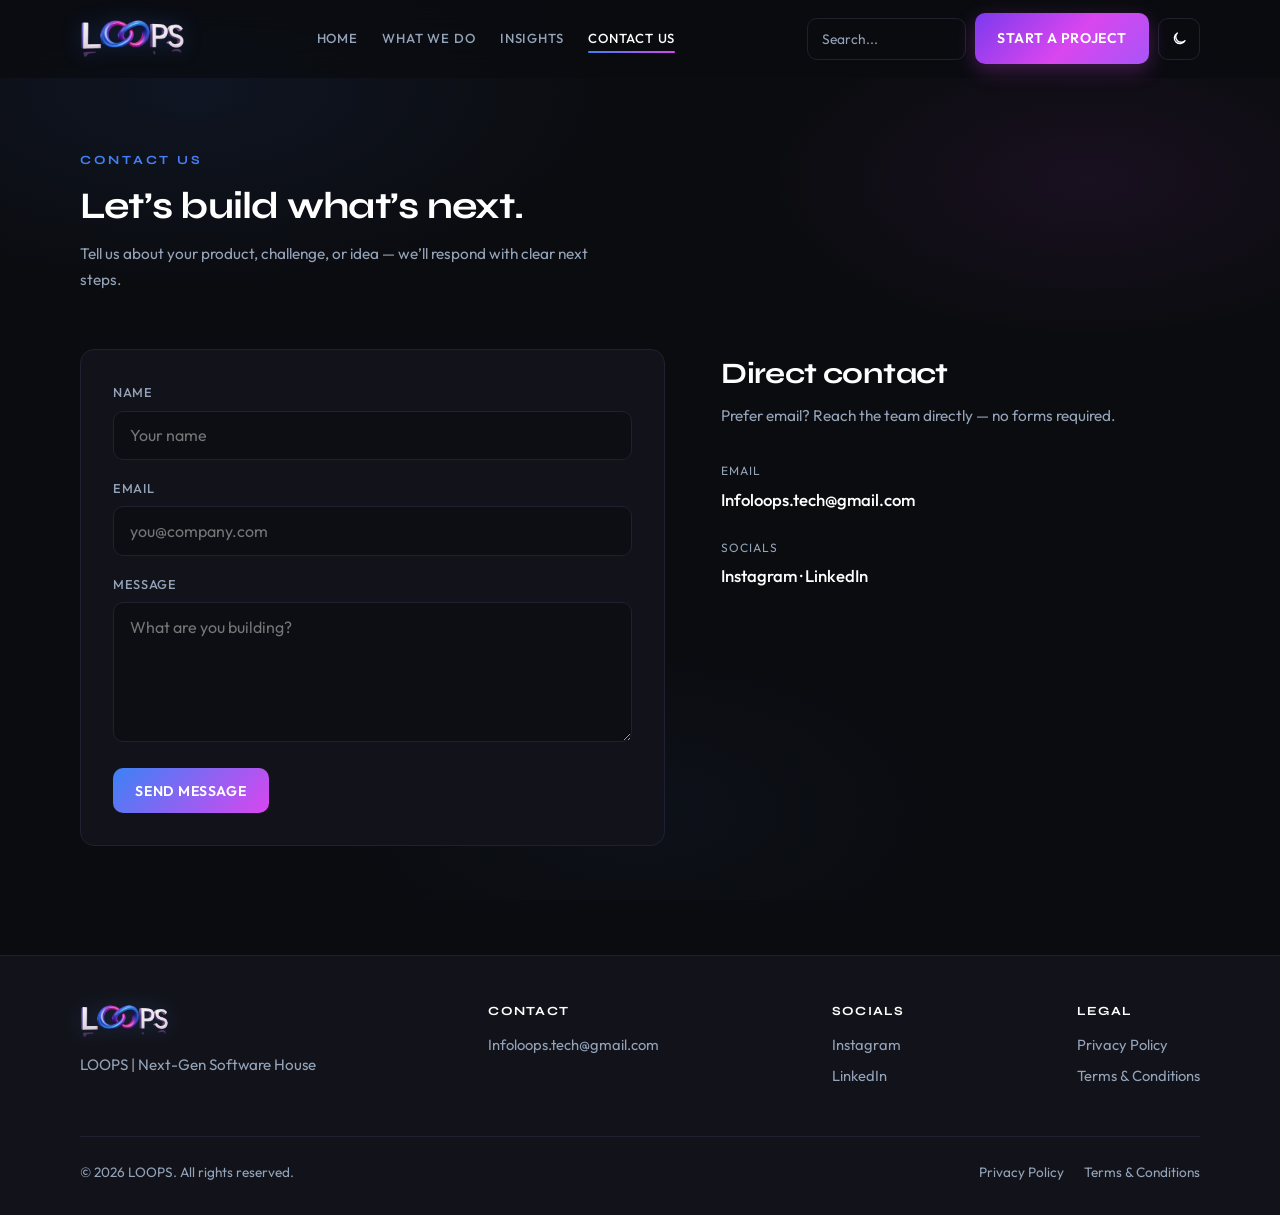
<file: pages/contact.html>
<!DOCTYPE html>
<html lang="en">
<head>
  <meta charset="UTF-8" />
  <meta name="viewport" content="width=device-width, initial-scale=1.0" />
  <title>Contact Us | LOOPS</title>
  <meta name="description" content="Contact LOOPS — Infoloops.tech@gmail.com. Start your next digital project." />
  <link rel="stylesheet" href="../css/styles.css?v=7" />
  <link rel="icon" href="../assets/logo.png?v=2" type="image/png" />
  <script>
    try { if (localStorage.getItem('loops-theme') === 'light') document.documentElement.setAttribute('data-theme', 'light'); } catch (e) {}
  </script>
</head>
<body>
  <header class="site-header">
    <div class="nav-inner">
      <a class="logo" href="../index.html" aria-label="LOOPS home">
        <img src="../assets/logo.png?v=2" alt="LOOPS" />
      </a>
      <nav class="nav-links" aria-label="Primary">
        <a href="../index.html">Home</a>
        <a href="what-we-do.html">What We Do</a>
        <a href="insights.html">Insights</a>
        <a href="contact.html" class="active">Contact Us</a>
      </nav>
      <div class="nav-cta">
        <form class="nav-search" role="search" action="insights.html" method="get">
          <label class="visually-hidden" for="site-search">Search</label>
          <input id="site-search" type="search" name="q" placeholder="Search..." autocomplete="off" />
        </form>
        <a class="btn btn-ghost" href="contact.html">Start a Project</a>
        <button class="theme-toggle" type="button" aria-label="Switch color mode" title="Toggle light / dark">
          <span class="theme-icon theme-icon-moon" aria-hidden="true">
            <svg width="16" height="16" viewBox="0 0 24 24" fill="none"><path d="M21 14.5A8.5 8.5 0 1 1 9.5 3a7 7 0 0 0 11.5 11.5Z" stroke="currentColor" stroke-width="2" stroke-linejoin="round"/></svg>
          </span>
          <span class="theme-icon theme-icon-sun" aria-hidden="true">
            <svg width="16" height="16" viewBox="0 0 24 24" fill="none"><circle cx="12" cy="12" r="4" stroke="currentColor" stroke-width="2"/><path d="M12 2v2M12 20v2M4.9 4.9l1.4 1.4M17.7 17.7l1.4 1.4M2 12h2M20 12h2M4.9 19.1l1.4-1.4M17.7 6.3l1.4-1.4" stroke="currentColor" stroke-width="2" stroke-linecap="round"/></svg>
          </span>
        </button>
      </div>
      <button class="nav-toggle" type="button" aria-label="Open menu" aria-expanded="false">
        <span></span><span></span><span></span>
      </button>
    </div>
  </header>

  <main>
    <section class="page-hero">
      <div class="container">
        <p class="brand-mark">Contact Us</p>
        <h1>Let’s build what’s next.</h1>
        <p class="lead">Tell us about your product, challenge, or idea — we’ll respond with clear next steps.</p>
      </div>
    </section>

    <section class="section" style="padding-top: 0;">
      <div class="container contact-layout">
        <form class="contact-form reveal" action="#" method="post">
          <div class="form-row">
            <label for="name">Name</label>
            <input id="name" name="name" type="text" autocomplete="name" required placeholder="Your name" />
          </div>
          <div class="form-row">
            <label for="email">Email</label>
            <input id="email" name="email" type="email" autocomplete="email" required placeholder="you@company.com" />
          </div>
          <div class="form-row">
            <label for="message">Message</label>
            <textarea id="message" name="message" required placeholder="What are you building?"></textarea>
          </div>
          <button class="btn btn-primary" type="submit">Send Message</button>
        </form>

        <aside class="contact-info reveal">
          <h2>Direct contact</h2>
          <p class="lead">Prefer email? Reach the team directly — no forms required.</p>
          <div class="info-item">
            <span>Email</span>
            <a href="mailto:Infoloops.tech@gmail.com">Infoloops.tech@gmail.com</a>
          </div>
          <div class="info-item">
            <span>Socials</span>
            <p><a href="https://www.instagram.com/loops.technology/" target="_blank" rel="noopener noreferrer">Instagram</a> · <a href="#">LinkedIn</a></p>
          </div>
        </aside>
      </div>
    </section>
  </main>

  <footer class="site-footer">
    <div class="container">
      <div class="footer-top">
        <div class="footer-brand">
          <img src="../assets/logo.png?v=2" alt="LOOPS" />
          <p>LOOPS | Next-Gen Software House</p>
        </div>
        <div class="footer-col">
          <h4>Contact</h4>
          <a href="mailto:Infoloops.tech@gmail.com">Infoloops.tech@gmail.com</a>
        </div>
        <div class="footer-col">
          <h4>Socials</h4>
          <a href="https://www.instagram.com/loops.technology/" target="_blank" rel="noopener noreferrer">Instagram</a>
          <a href="#" rel="noopener">LinkedIn</a>
        </div>
        <div class="footer-col">
          <h4>Legal</h4>
          <a href="#">Privacy Policy</a>
          <a href="#">Terms &amp; Conditions</a>
        </div>
      </div>
      <div class="footer-bottom">
        <p>© 2026 LOOPS. All rights reserved.</p>
        <div class="footer-legal">
          <a href="#">Privacy Policy</a>
          <a href="#">Terms &amp; Conditions</a>
        </div>
      </div>
    </div>
  </footer>

  <script src="../js/main.js?v=5"></script>
</body>
</html>
</file>
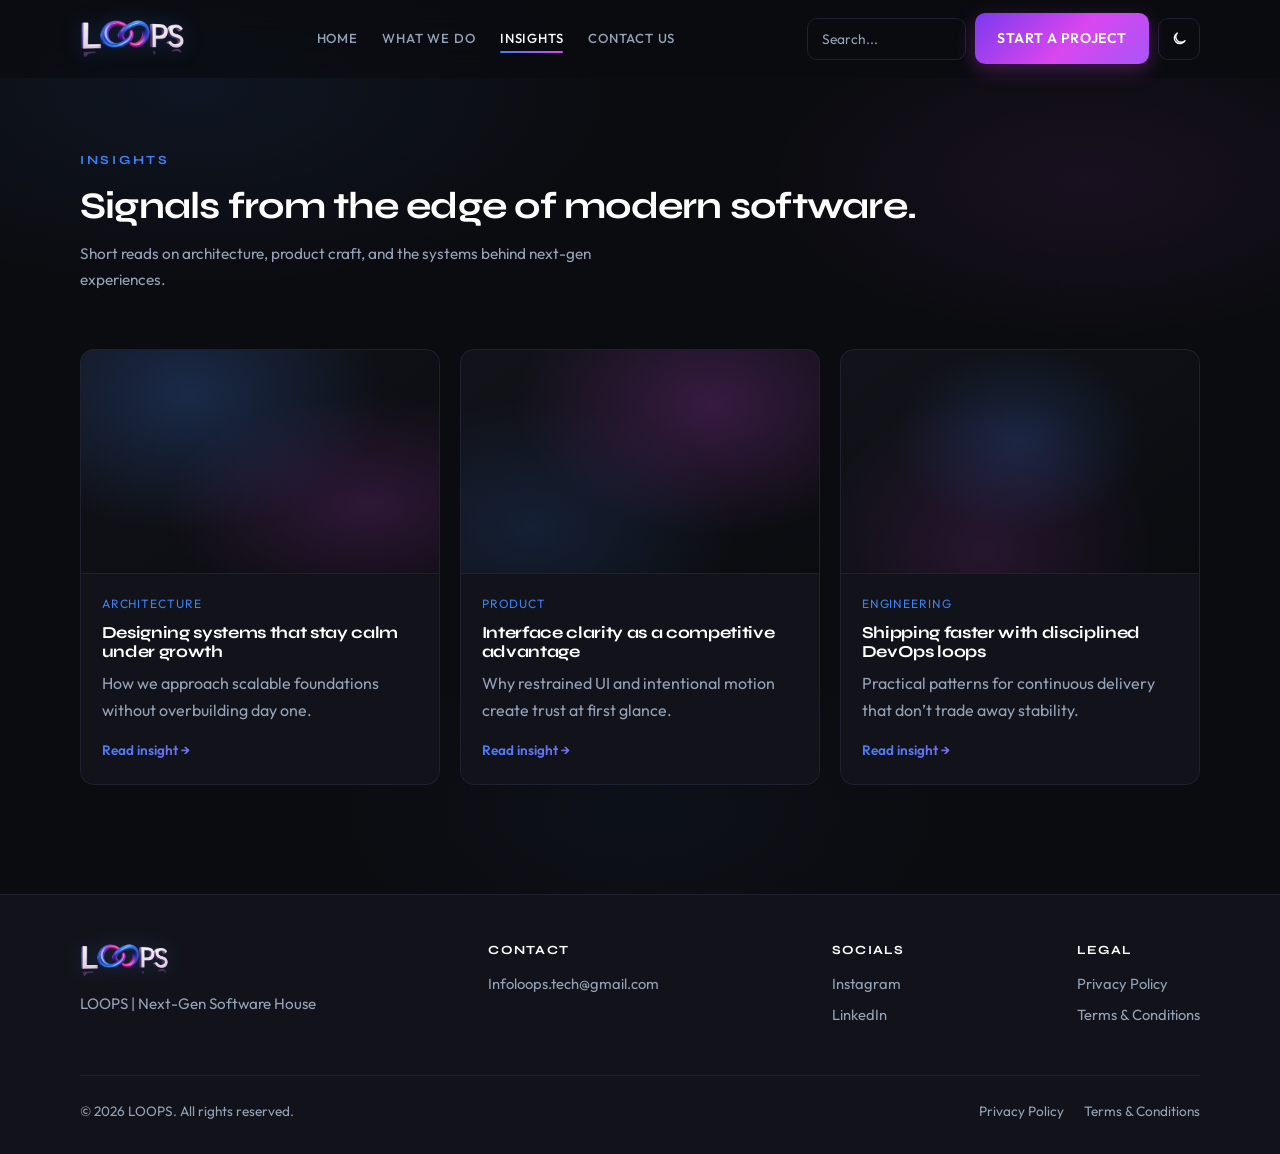
<file: pages/insights.html>
<!DOCTYPE html>
<html lang="en">
<head>
  <meta charset="UTF-8" />
  <meta name="viewport" content="width=device-width, initial-scale=1.0" />
  <title>Insights | LOOPS</title>
  <meta name="description" content="Ideas on software architecture, product craft, and modern engineering from LOOPS." />
  <link rel="stylesheet" href="../css/styles.css?v=7" />
  <link rel="icon" href="../assets/logo.png?v=2" type="image/png" />
  <script>
    try { if (localStorage.getItem('loops-theme') === 'light') document.documentElement.setAttribute('data-theme', 'light'); } catch (e) {}
  </script>
</head>
<body>
  <header class="site-header">
    <div class="nav-inner">
      <a class="logo" href="../index.html" aria-label="LOOPS home">
        <img src="../assets/logo.png?v=2" alt="LOOPS" />
      </a>
      <nav class="nav-links" aria-label="Primary">
        <a href="../index.html">Home</a>
        <a href="what-we-do.html">What We Do</a>
        <a href="insights.html" class="active">Insights</a>
        <a href="contact.html">Contact Us</a>
      </nav>
      <div class="nav-cta">
        <form class="nav-search" role="search" action="insights.html" method="get">
          <label class="visually-hidden" for="site-search">Search</label>
          <input id="site-search" type="search" name="q" placeholder="Search..." autocomplete="off" />
        </form>
        <a class="btn btn-ghost" href="contact.html">Start a Project</a>
        <button class="theme-toggle" type="button" aria-label="Switch color mode" title="Toggle light / dark">
          <span class="theme-icon theme-icon-moon" aria-hidden="true">
            <svg width="16" height="16" viewBox="0 0 24 24" fill="none"><path d="M21 14.5A8.5 8.5 0 1 1 9.5 3a7 7 0 0 0 11.5 11.5Z" stroke="currentColor" stroke-width="2" stroke-linejoin="round"/></svg>
          </span>
          <span class="theme-icon theme-icon-sun" aria-hidden="true">
            <svg width="16" height="16" viewBox="0 0 24 24" fill="none"><circle cx="12" cy="12" r="4" stroke="currentColor" stroke-width="2"/><path d="M12 2v2M12 20v2M4.9 4.9l1.4 1.4M17.7 17.7l1.4 1.4M2 12h2M20 12h2M4.9 19.1l1.4-1.4M17.7 6.3l1.4-1.4" stroke="currentColor" stroke-width="2" stroke-linecap="round"/></svg>
          </span>
        </button>
      </div>
      <button class="nav-toggle" type="button" aria-label="Open menu" aria-expanded="false">
        <span></span><span></span><span></span>
      </button>
    </div>
  </header>

  <main>
    <section class="page-hero">
      <div class="container">
        <p class="brand-mark">Insights</p>
        <h1>Signals from the edge of modern software.</h1>
        <p class="lead">Short reads on architecture, product craft, and the systems behind next-gen experiences.</p>
      </div>
    </section>

    <section class="section" style="padding-top: 0;">
      <div class="container">
        <div class="insight-grid">
          <article class="insight-card reveal">
            <div class="insight-media" aria-hidden="true"></div>
            <div class="body">
              <p class="insight-meta">Architecture</p>
              <h3>Designing systems that stay calm under growth</h3>
              <p>How we approach scalable foundations without overbuilding day one.</p>
              <span class="read">Read insight →</span>
            </div>
          </article>
          <article class="insight-card reveal">
            <div class="insight-media media-b" aria-hidden="true"></div>
            <div class="body">
              <p class="insight-meta">Product</p>
              <h3>Interface clarity as a competitive advantage</h3>
              <p>Why restrained UI and intentional motion create trust at first glance.</p>
              <span class="read">Read insight →</span>
            </div>
          </article>
          <article class="insight-card reveal">
            <div class="insight-media media-c" aria-hidden="true"></div>
            <div class="body">
              <p class="insight-meta">Engineering</p>
              <h3>Shipping faster with disciplined DevOps loops</h3>
              <p>Practical patterns for continuous delivery that don’t trade away stability.</p>
              <span class="read">Read insight →</span>
            </div>
          </article>
        </div>
      </div>
    </section>
  </main>

  <footer class="site-footer">
    <div class="container">
      <div class="footer-top">
        <div class="footer-brand">
          <img src="../assets/logo.png?v=2" alt="LOOPS" />
          <p>LOOPS | Next-Gen Software House</p>
        </div>
        <div class="footer-col">
          <h4>Contact</h4>
          <a href="mailto:Infoloops.tech@gmail.com">Infoloops.tech@gmail.com</a>
        </div>
        <div class="footer-col">
          <h4>Socials</h4>
          <a href="https://www.instagram.com/loops.technology/" target="_blank" rel="noopener noreferrer">Instagram</a>
          <a href="#" rel="noopener">LinkedIn</a>
        </div>
        <div class="footer-col">
          <h4>Legal</h4>
          <a href="#">Privacy Policy</a>
          <a href="#">Terms &amp; Conditions</a>
        </div>
      </div>
      <div class="footer-bottom">
        <p>© 2026 LOOPS. All rights reserved.</p>
        <div class="footer-legal">
          <a href="#">Privacy Policy</a>
          <a href="#">Terms &amp; Conditions</a>
        </div>
      </div>
    </div>
  </footer>

  <script src="../js/main.js?v=5"></script>
</body>
</html>
</file>
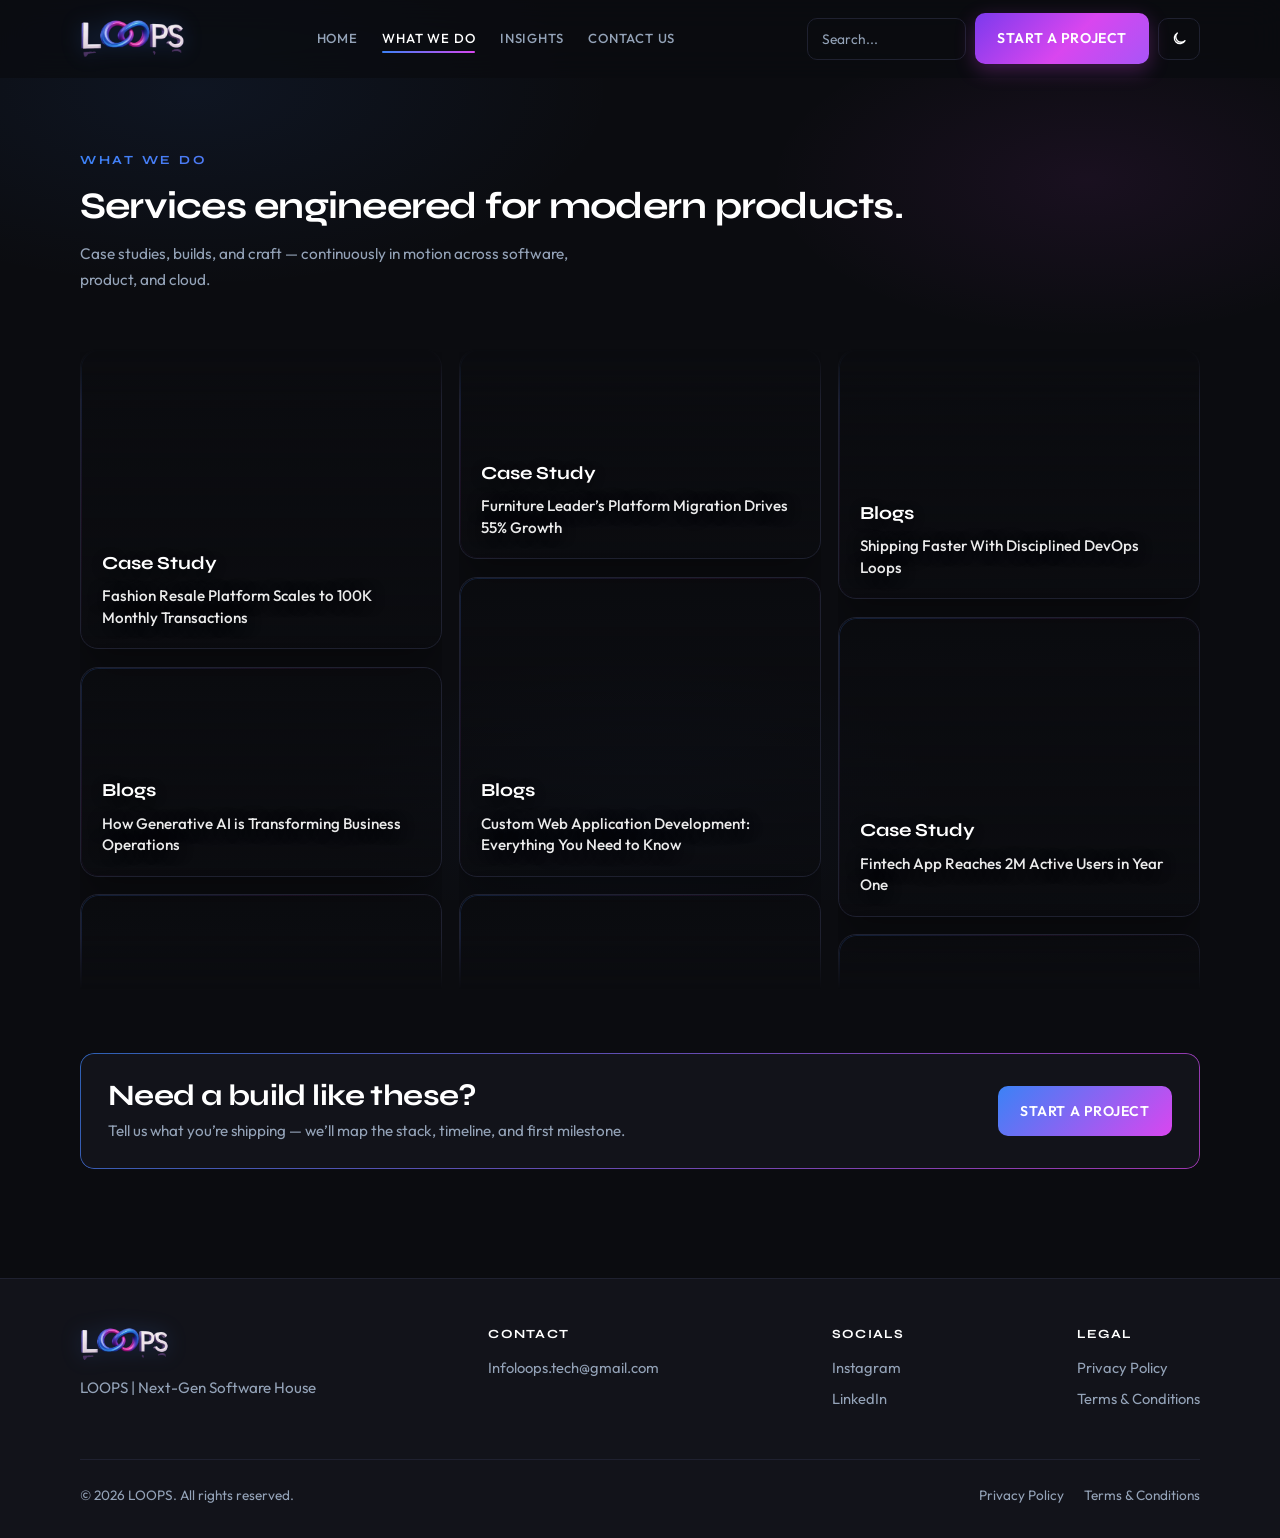
<file: pages/what-we-do.html>
<!DOCTYPE html>
<html lang="en">
<head>
  <meta charset="UTF-8" />
  <meta name="viewport" content="width=device-width, initial-scale=1.0" />
  <title>What We Do | LOOPS</title>
  <meta name="description" content="Custom software, web & mobile engineering, UI/UX strategy, and cloud & DevOps from LOOPS." />
  <link rel="stylesheet" href="../css/styles.css?v=7" />
  <link rel="icon" href="../assets/logo.png?v=2" type="image/png" />
  <script>
    try { if (localStorage.getItem('loops-theme') === 'light') document.documentElement.setAttribute('data-theme', 'light'); } catch (e) {}
  </script>
</head>
<body class="page-services">
  <header class="site-header">
    <div class="nav-inner">
      <a class="logo" href="../index.html" aria-label="LOOPS home">
        <img src="../assets/logo.png?v=2" alt="LOOPS" />
      </a>
      <nav class="nav-links" aria-label="Primary">
        <a href="../index.html">Home</a>
        <a href="what-we-do.html" class="active">What We Do</a>
        <a href="insights.html">Insights</a>
        <a href="contact.html">Contact Us</a>
      </nav>
      <div class="nav-cta">
        <form class="nav-search" role="search" action="insights.html" method="get">
          <label class="visually-hidden" for="site-search">Search</label>
          <input id="site-search" type="search" name="q" placeholder="Search..." autocomplete="off" />
        </form>
        <a class="btn btn-ghost" href="contact.html">Start a Project</a>
        <button class="theme-toggle" type="button" aria-label="Switch color mode" title="Toggle light / dark">
          <span class="theme-icon theme-icon-moon" aria-hidden="true">
            <svg width="16" height="16" viewBox="0 0 24 24" fill="none"><path d="M21 14.5A8.5 8.5 0 1 1 9.5 3a7 7 0 0 0 11.5 11.5Z" stroke="currentColor" stroke-width="2" stroke-linejoin="round"/></svg>
          </span>
          <span class="theme-icon theme-icon-sun" aria-hidden="true">
            <svg width="16" height="16" viewBox="0 0 24 24" fill="none"><circle cx="12" cy="12" r="4" stroke="currentColor" stroke-width="2"/><path d="M12 2v2M12 20v2M4.9 4.9l1.4 1.4M17.7 17.7l1.4 1.4M2 12h2M20 12h2M4.9 19.1l1.4-1.4M17.7 6.3l1.4-1.4" stroke="currentColor" stroke-width="2" stroke-linecap="round"/></svg>
          </span>
        </button>
      </div>
      <button class="nav-toggle" type="button" aria-label="Open menu" aria-expanded="false">
        <span></span><span></span><span></span>
      </button>
    </div>
  </header>

  <main>
    <section class="page-hero services-hero">
      <div class="container">
        <p class="brand-mark">What We Do</p>
        <h1>Services engineered for modern products.</h1>
        <p class="lead">Case studies, builds, and craft — continuously in motion across software, product, and cloud.</p>
      </div>
    </section>

    <section class="section masonry-section" style="padding-top: 0;">
      <div class="masonry-scroll" aria-label="Moving case studies and services">
        <!-- Column 1 — scrolls up -->
        <div class="masonry-col scroll-up">
          <div class="masonry-rail">
            <article class="masonry-card tall" style="--img: url('https://images.unsplash.com/photo-1441986300917-64674bd600d8?w=640&q=80&fit=crop')">
              <span class="masonry-tag">Case Study</span>
              <h3>Fashion Resale Platform Scales to 100K Monthly Transactions</h3>
            </article>
            <article class="masonry-card" style="--img: url('https://images.unsplash.com/photo-1677442136019-21780ecad995?w=640&q=80&fit=crop')">
              <span class="masonry-tag">Blogs</span>
              <h3>How Generative AI is Transforming Business Operations</h3>
            </article>
            <article class="masonry-card mid" style="--img: url('https://images.unsplash.com/photo-1451187580459-43490279c0fa?w=640&q=80&fit=crop')">
              <span class="masonry-tag">Case Study</span>
              <h3>Cloud Migration Cut Release Cycles by 40%</h3>
            </article>
            <article class="masonry-card" style="--img: url('https://images.unsplash.com/photo-1551288049-bebda4e38f71?w=640&q=80&fit=crop')">
              <span class="masonry-tag">Product</span>
              <h3>Dashboard Systems Built for Real-Time Decision Making</h3>
            </article>
            <!-- duplicate -->
            <article class="masonry-card tall" style="--img: url('https://images.unsplash.com/photo-1441986300917-64674bd600d8?w=640&q=80&fit=crop')" aria-hidden="true">
              <span class="masonry-tag">Case Study</span>
              <h3>Fashion Resale Platform Scales to 100K Monthly Transactions</h3>
            </article>
            <article class="masonry-card" style="--img: url('https://images.unsplash.com/photo-1677442136019-21780ecad995?w=640&q=80&fit=crop')" aria-hidden="true">
              <span class="masonry-tag">Blogs</span>
              <h3>How Generative AI is Transforming Business Operations</h3>
            </article>
            <article class="masonry-card mid" style="--img: url('https://images.unsplash.com/photo-1451187580459-43490279c0fa?w=640&q=80&fit=crop')" aria-hidden="true">
              <span class="masonry-tag">Case Study</span>
              <h3>Cloud Migration Cut Release Cycles by 40%</h3>
            </article>
            <article class="masonry-card" style="--img: url('https://images.unsplash.com/photo-1551288049-bebda4e38f71?w=640&q=80&fit=crop')" aria-hidden="true">
              <span class="masonry-tag">Product</span>
              <h3>Dashboard Systems Built for Real-Time Decision Making</h3>
            </article>
          </div>
        </div>

        <!-- Column 2 — scrolls down -->
        <div class="masonry-col scroll-down">
          <div class="masonry-rail">
            <article class="masonry-card" style="--img: url('https://images.unsplash.com/photo-1524758631624-e2822e304c36?w=640&q=80&fit=crop')">
              <span class="masonry-tag">Case Study</span>
              <h3>Furniture Leader’s Platform Migration Drives 55% Growth</h3>
            </article>
            <article class="masonry-card tall" style="--img: url('https://images.unsplash.com/photo-1507238691740-187a5b1d37b8?w=640&q=80&fit=crop')">
              <span class="masonry-tag">Blogs</span>
              <h3>Custom Web Application Development: Everything You Need to Know</h3>
            </article>
            <article class="masonry-card mid" style="--img: url('https://images.unsplash.com/photo-1522071820081-009f0129c71c?w=640&q=80&fit=crop')">
              <span class="masonry-tag">Case Study</span>
              <h3>Global Ops Network Connected Across 12 Regions</h3>
            </article>
            <article class="masonry-card" style="--img: url('https://images.unsplash.com/photo-1512941937669-90a1b58e7e9c?w=640&q=80&fit=crop')">
              <span class="masonry-tag">Engineering</span>
              <h3>Mobile Suite Launch With Seamless Cross-Device UX</h3>
            </article>
            <!-- duplicate -->
            <article class="masonry-card" style="--img: url('https://images.unsplash.com/photo-1524758631624-e2822e304c36?w=640&q=80&fit=crop')" aria-hidden="true">
              <span class="masonry-tag">Case Study</span>
              <h3>Furniture Leader’s Platform Migration Drives 55% Growth</h3>
            </article>
            <article class="masonry-card tall" style="--img: url('https://images.unsplash.com/photo-1507238691740-187a5b1d37b8?w=640&q=80&fit=crop')" aria-hidden="true">
              <span class="masonry-tag">Blogs</span>
              <h3>Custom Web Application Development: Everything You Need to Know</h3>
            </article>
            <article class="masonry-card mid" style="--img: url('https://images.unsplash.com/photo-1522071820081-009f0129c71c?w=640&q=80&fit=crop')" aria-hidden="true">
              <span class="masonry-tag">Case Study</span>
              <h3>Global Ops Network Connected Across 12 Regions</h3>
            </article>
            <article class="masonry-card" style="--img: url('https://images.unsplash.com/photo-1512941937669-90a1b58e7e9c?w=640&q=80&fit=crop')" aria-hidden="true">
              <span class="masonry-tag">Engineering</span>
              <h3>Mobile Suite Launch With Seamless Cross-Device UX</h3>
            </article>
          </div>
        </div>

        <!-- Column 3 — scrolls up -->
        <div class="masonry-col scroll-up slow">
          <div class="masonry-rail">
            <article class="masonry-card mid" style="--img: url('https://images.unsplash.com/photo-1451187580459-43490279c0fa?w=640&q=80&fit=crop')">
              <span class="masonry-tag">Blogs</span>
              <h3>Shipping Faster With Disciplined DevOps Loops</h3>
            </article>
            <article class="masonry-card tall" style="--img: url('https://images.unsplash.com/photo-1559526324-4b87b5e36e44?w=640&q=80&fit=crop')">
              <span class="masonry-tag">Case Study</span>
              <h3>Fintech App Reaches 2M Active Users in Year One</h3>
            </article>
            <article class="masonry-card" style="--img: url('https://images.unsplash.com/photo-1461749280684-dccba630e2f6?w=640&q=80&fit=crop')">
              <span class="masonry-tag">Services</span>
              <h3>API Architecture That Scales Without Chaos</h3>
            </article>
            <article class="masonry-card mid" style="--img: url('https://images.unsplash.com/photo-1507238691740-187a5b1d37b8?w=640&q=80&fit=crop')">
              <span class="masonry-tag">Case Study</span>
              <h3>Enterprise Design System Unified 8 Product Teams</h3>
            </article>
            <!-- duplicate -->
            <article class="masonry-card mid" style="--img: url('https://images.unsplash.com/photo-1451187580459-43490279c0fa?w=640&q=80&fit=crop')" aria-hidden="true">
              <span class="masonry-tag">Blogs</span>
              <h3>Shipping Faster With Disciplined DevOps Loops</h3>
            </article>
            <article class="masonry-card tall" style="--img: url('https://images.unsplash.com/photo-1559526324-4b87b5e36e44?w=640&q=80&fit=crop')" aria-hidden="true">
              <span class="masonry-tag">Case Study</span>
              <h3>Fintech App Reaches 2M Active Users in Year One</h3>
            </article>
            <article class="masonry-card" style="--img: url('https://images.unsplash.com/photo-1461749280684-dccba630e2f6?w=640&q=80&fit=crop')" aria-hidden="true">
              <span class="masonry-tag">Services</span>
              <h3>API Architecture That Scales Without Chaos</h3>
            </article>
            <article class="masonry-card mid" style="--img: url('https://images.unsplash.com/photo-1507238691740-187a5b1d37b8?w=640&q=80&fit=crop')" aria-hidden="true">
              <span class="masonry-tag">Case Study</span>
              <h3>Enterprise Design System Unified 8 Product Teams</h3>
            </article>
          </div>
        </div>
      </div>
    </section>

    <section class="section" style="padding-top: 1rem;">
      <div class="container">
        <div class="cta-banner reveal">
          <div>
            <h2>Need a build like these?</h2>
            <p>Tell us what you’re shipping — we’ll map the stack, timeline, and first milestone.</p>
          </div>
          <a class="btn btn-primary" href="contact.html">Start a Project</a>
        </div>
      </div>
    </section>
  </main>

  <footer class="site-footer">
    <div class="container">
      <div class="footer-top">
        <div class="footer-brand">
          <img src="../assets/logo.png?v=2" alt="LOOPS" />
          <p>LOOPS | Next-Gen Software House</p>
        </div>
        <div class="footer-col">
          <h4>Contact</h4>
          <a href="mailto:Infoloops.tech@gmail.com">Infoloops.tech@gmail.com</a>
        </div>
        <div class="footer-col">
          <h4>Socials</h4>
          <a href="https://www.instagram.com/loops.technology/" target="_blank" rel="noopener noreferrer">Instagram</a>
          <a href="#" rel="noopener">LinkedIn</a>
        </div>
        <div class="footer-col">
          <h4>Legal</h4>
          <a href="#">Privacy Policy</a>
          <a href="#">Terms &amp; Conditions</a>
        </div>
      </div>
      <div class="footer-bottom">
        <p>© 2026 LOOPS. All rights reserved.</p>
        <div class="footer-legal">
          <a href="#">Privacy Policy</a>
          <a href="#">Terms &amp; Conditions</a>
        </div>
      </div>
    </div>
  </footer>

  <script src="../js/main.js?v=5"></script>
</body>
</html>
</file>
<file: css/styles.css>
/* LOOPS — Logo-synced design system */
@import url('https://fonts.googleapis.com/css2?family=Outfit:wght@300;400;500;600;700&family=Syne:wght@600;700;800&display=swap');

:root {
  --bg: #0B0C10;
  --surface: #12131A;
  --border: #1F2130;
  --white: #FFFFFF;
  --body: #94A3B8;
  --heading: #FFFFFF;
  --blue: #3B82F6;
  --pink: #D946EF;
  --gradient: linear-gradient(135deg, #3B82F6 0%, #D946EF 100%);
  --gradient-soft: linear-gradient(135deg, rgba(59, 130, 246, 0.35), rgba(217, 70, 239, 0.35));
  --glow-blue: rgba(59, 130, 246, 0.45);
  --glow-pink: rgba(217, 70, 239, 0.4);
  --header-bg: rgba(11, 12, 16, 0.72);
  --header-bg-scrolled: rgba(11, 12, 16, 0.9);
  --input-bg: rgba(11, 12, 16, 0.7);
  --footer-bg: #12131A;
  --footer-text: #94A3B8;
  --footer-heading: #FFFFFF;
  --orb-opacity: 1;
  --font-display: 'Syne', sans-serif;
  --font-body: 'Outfit', sans-serif;
  --nav-h: 78px;
  --radius: 14px;
  --ease: cubic-bezier(0.22, 1, 0.36, 1);
}

html[data-theme="light"] {
  --bg: #F4F6FB;
  --surface: #FFFFFF;
  --border: #D8DEEA;
  --white: #0B0C10;
  --heading: #0B0C10;
  --body: #5B6475;
  --header-bg: rgba(244, 246, 251, 0.82);
  --header-bg-scrolled: rgba(255, 255, 255, 0.94);
  --input-bg: #FFFFFF;
  --footer-bg: #FFFFFF;
  --footer-text: #3F4654;
  --footer-heading: #0B0C10;
  --orb-opacity: 0.45;
  --glow-blue: rgba(59, 130, 246, 0.28);
  --glow-pink: rgba(217, 70, 239, 0.22);
}

*,
*::before,
*::after {
  box-sizing: border-box;
  margin: 0;
  padding: 0;
}

html {
  scroll-behavior: smooth;
}

body {
  font-family: var(--font-body);
  background: var(--bg);
  color: var(--body);
  line-height: 1.65;
  min-height: 100vh;
  overflow-x: hidden;
  -webkit-font-smoothing: antialiased;
  transition: background 0.35s var(--ease), color 0.35s var(--ease);
}

body::before {
  content: '';
  position: fixed;
  inset: 0;
  pointer-events: none;
  z-index: -1;
  opacity: var(--orb-opacity);
  background:
    radial-gradient(ellipse 60% 40% at 15% 10%, rgba(59, 130, 246, 0.08), transparent 55%),
    radial-gradient(ellipse 50% 35% at 85% 20%, rgba(217, 70, 239, 0.07), transparent 50%),
    radial-gradient(ellipse 40% 30% at 50% 90%, rgba(59, 130, 246, 0.04), transparent 60%),
    var(--bg);
}

.visually-hidden {
  position: absolute;
  width: 1px;
  height: 1px;
  padding: 0;
  margin: -1px;
  overflow: hidden;
  clip: rect(0, 0, 0, 0);
  white-space: nowrap;
  border: 0;
}

img {
  max-width: 100%;
  display: block;
}

a {
  color: inherit;
  text-decoration: none;
}

ul {
  list-style: none;
}

.container {
  width: min(1120px, calc(100% - 2.5rem));
  margin-inline: auto;
}

/* —— Typography —— */
h1, h2, h3, h4 {
  font-family: var(--font-display);
  color: var(--heading);
  line-height: 1.15;
  letter-spacing: -0.02em;
}

h1 { font-size: clamp(1.65rem, 3.2vw, 2.35rem); font-weight: 700; }
h2 { font-size: clamp(1.35rem, 2.4vw, 1.85rem); font-weight: 700; }
h3 { font-size: 1.05rem; font-weight: 700; }

.lead {
  font-size: clamp(0.95rem, 1.2vw, 1.05rem);
  color: var(--body);
  max-width: 32rem;
  line-height: 1.7;
}

.gradient-text {
  background: var(--gradient);
  -webkit-background-clip: text;
  background-clip: text;
  color: transparent;
}

.section {
  padding: clamp(3rem, 6vw, 5rem) 0;
}

.section-head {
  margin-bottom: 2.75rem;
  max-width: 36rem;
}

.section-head p {
  margin-top: 0.75rem;
}

.section-head-center {
  text-align: center;
  max-width: 40rem;
  margin-inline: auto;
  margin-bottom: 2.75rem;
}

/* —— Home intro —— */
/* ==========================================================================
   WHO WE ARE (HOME INTRO) - HIGH-END AESTHETIC & ANIMATED SECTION
   ========================================================================== */
.home-intro {
  position: relative;
  padding: clamp(3.5rem, 6vw, 5.5rem) 0;
  overflow: hidden;
}

.home-intro.section {
  padding-top: clamp(3.5rem, 6vw, 5.5rem);
  padding-bottom: clamp(3.5rem, 6vw, 5.5rem);
}

/* Ambient Dual Orbs Background */
.intro-glow-primary {
  position: absolute;
  width: min(520px, 60vw);
  height: min(520px, 60vw);
  left: -5%;
  top: 30%;
  transform: translateY(-50%);
  border-radius: 50%;
  background: radial-gradient(circle, rgba(147, 51, 234, 0.22), rgba(59, 130, 246, 0.1), transparent 70%);
  filter: blur(40px);
  pointer-events: none;
  animation: introOrbFloat 10s ease-in-out infinite alternate;
  z-index: 0;
}

.intro-glow-secondary {
  position: absolute;
  width: min(400px, 45vw);
  height: min(400px, 45vw);
  right: 5%;
  bottom: 10%;
  border-radius: 50%;
  background: radial-gradient(circle, rgba(236, 72, 153, 0.18), rgba(99, 102, 241, 0.08), transparent 70%);
  filter: blur(45px);
  pointer-events: none;
  animation: introOrbFloat 12s ease-in-out infinite alternate-reverse;
  z-index: 0;
}

.intro-bg-grid {
  position: absolute;
  inset: 0;
  background-image: radial-gradient(rgba(255, 255, 255, 0.05) 1px, transparent 1px);
  background-size: 32px 32px;
  pointer-events: none;
  opacity: 0.6;
  mask-image: radial-gradient(ellipse 70% 60% at 50% 50%, black 20%, transparent 100%);
  -webkit-mask-image: radial-gradient(ellipse 70% 60% at 50% 50%, black 20%, transparent 100%);
  z-index: 0;
}

.intro-layout {
  position: relative;
  z-index: 1;
  display: grid;
  grid-template-columns: minmax(140px, 200px) minmax(0, 1fr);
  gap: clamp(2rem, 4vw, 3.5rem);
  align-items: start;
  width: 100%;
}

/* Left Sidebar Sticky */
.intro-side {
  position: sticky;
  top: calc(var(--nav-h) + 1.5rem);
  padding-top: 0.25rem;
  display: flex;
  flex-direction: column;
  align-items: flex-start;
}

.intro-badge {
  display: inline-flex;
  align-items: center;
  gap: 0.45rem;
  padding: 0.35rem 0.75rem;
  border-radius: 99px;
  background: rgba(147, 51, 234, 0.12);
  border: 1px solid rgba(147, 51, 234, 0.3);
  margin-bottom: 0.85rem;
  backdrop-filter: blur(8px);
  box-shadow: 0 0 12px rgba(147, 51, 234, 0.15);
}

.pulse-dot {
  width: 7px;
  height: 7px;
  border-radius: 50%;
  background: #c084fc;
  box-shadow: 0 0 8px #c084fc;
  animation: pulseDot 1.8s ease-in-out infinite;
}

.badge-text {
  font-family: var(--font-mono, monospace);
  font-size: 0.68rem;
  font-weight: 700;
  letter-spacing: 0.14em;
  color: #e9d5ff;
}

.intro-eyebrow {
  font-family: var(--font-display);
  font-size: clamp(1.15rem, 2.2vw, 1.45rem);
  font-weight: 800;
  letter-spacing: 0.16em;
  text-transform: uppercase;
  margin-bottom: 1.25rem;
  background: linear-gradient(135deg, #ffffff 0%, #d8b4fe 50%, #818cf8 100%);
  -webkit-background-clip: text;
  background-clip: text;
  color: transparent;
  text-shadow: 0 0 20px rgba(168, 85, 247, 0.25);
  text-align: left;
}

/* Animated Vertical Laser Beam */
.intro-side-line {
  position: relative;
  width: 3px;
  height: 90px;
  border-radius: 99px;
  background: rgba(255, 255, 255, 0.1);
  margin-bottom: 1.25rem;
  overflow: hidden;
  box-shadow: 0 0 10px rgba(168, 85, 247, 0.2);
}

.laser-beam {
  position: absolute;
  top: 0;
  left: 0;
  width: 100%;
  height: 45px;
  background: linear-gradient(180deg, transparent, #ec4899, #818cf8, transparent);
  animation: laserStream 2.5s ease-in-out infinite;
  box-shadow: 0 0 12px #ec4899, 0 0 20px #818cf8;
}

.intro-side-note {
  font-size: 0.76rem;
  letter-spacing: 0.12em;
  text-transform: uppercase;
  color: var(--body);
  font-weight: 600;
}

.tech-chip {
  display: inline-block;
  padding: 0.35rem 0.65rem;
  border-radius: 6px;
  background: rgba(255, 255, 255, 0.04);
  border: 1px solid rgba(255, 255, 255, 0.08);
  color: rgba(255, 255, 255, 0.85);
  font-family: var(--font-display);
  font-size: 0.72rem;
  letter-spacing: 0.1em;
}

.chip-x {
  color: #c084fc;
  font-weight: 700;
  margin: 0 0.15rem;
}

/* Glass Main Container */
.intro-main {
  text-align: left;
  width: 100%;
  max-width: none;
  padding: clamp(1.8rem, 3.5vw, 2.8rem);
  border-radius: 24px;
  background: linear-gradient(135deg, rgba(255, 255, 255, 0.04) 0%, rgba(147, 51, 234, 0.06) 50%, rgba(59, 130, 246, 0.03) 100%);
  border: 1px solid rgba(255, 255, 255, 0.12);
  backdrop-filter: blur(20px);
  -webkit-backdrop-filter: blur(20px);
  box-shadow: 0 20px 50px rgba(0, 0, 0, 0.35), 0 0 40px rgba(147, 51, 234, 0.12);
  position: relative;
  isolation: isolate;
  transition: transform 0.4s ease, box-shadow 0.4s ease, border-color 0.4s ease;
  overflow: hidden;
}

.intro-main:hover {
  border-color: rgba(168, 85, 247, 0.35);
  box-shadow: 0 25px 60px rgba(0, 0, 0, 0.45), 0 0 50px rgba(168, 85, 247, 0.22);
}

/* Mouse Spotlight Effect */
.spotlight-layer {
  position: absolute;
  inset: 0;
  pointer-events: none;
  background: radial-gradient(
    600px circle at var(--mouse-x, 50%) var(--mouse-y, 50%),
    rgba(168, 85, 247, 0.14),
    rgba(59, 130, 246, 0.08) 40%,
    transparent 80%
  );
  opacity: 0;
  transition: opacity 0.4s ease;
  z-index: 0;
}

.intro-main:hover .spotlight-layer {
  opacity: 1;
}

/* Title & Shimmering Accent */
.intro-title {
  margin-bottom: 1.1rem;
  font-size: clamp(1.65rem, 3.2vw, 2.5rem);
  line-height: 1.22;
  text-align: left;
  max-width: 22ch;
  color: #ffffff;
  font-weight: 700;
  position: relative;
  z-index: 1;
}

.gradient-shimmer {
  background: linear-gradient(90deg, #60a5fa 0%, #c084fc 35%, #f472b6 70%, #60a5fa 100%);
  background-size: 200% auto;
  -webkit-background-clip: text;
  background-clip: text;
  color: transparent;
  animation: textShimmer 4s linear infinite;
  display: inline-block;
}

/* Multi-color Animated Underline Beam */
.intro-line {
  position: relative;
  width: 100px;
  height: 4px;
  border-radius: 99px;
  margin: 0 0 1.8rem;
  background: linear-gradient(90deg, #3b82f6, #a855f7, #ec4899);
  box-shadow: 0 0 18px rgba(168, 85, 247, 0.5);
  transform: scaleX(0);
  transform-origin: left;
  transition: transform 0.9s cubic-bezier(0.16, 1, 0.3, 1);
  overflow: hidden;
  z-index: 1;
}

.intro-line-glow {
  position: absolute;
  inset: 0;
  background: linear-gradient(90deg, transparent, rgba(255, 255, 255, 0.9), transparent);
  animation: lineGlowPass 2.2s ease-in-out infinite;
}

.home-intro.is-visible .intro-line {
  transform: scaleX(1);
}

/* Lead & Body Paragraphs */
.intro-lead {
  font-size: clamp(1.1rem, 1.8vw, 1.32rem);
  line-height: 1.75;
  color: rgba(255, 255, 255, 0.92);
  font-weight: 400;
  max-width: 44rem;
  margin: 0 0 1.4rem;
  letter-spacing: -0.01em;
  position: relative;
  z-index: 1;
}

.highlight-brand {
  font-weight: 800;
  letter-spacing: 0.04em;
  background: linear-gradient(135deg, #a855f7, #60a5fa);
  -webkit-background-clip: text;
  background-clip: text;
  color: transparent;
}

.highlight-text {
  color: #f3e8ff;
  font-weight: 600;
  background: rgba(168, 85, 247, 0.12);
  padding: 0.1rem 0.4rem;
  border-radius: 4px;
  border-bottom: 1px solid rgba(168, 85, 247, 0.4);
}

/* Interactive Pillar Chips */
.intro-pillars {
  display: flex;
  flex-wrap: wrap;
  gap: 0.75rem;
  margin: 0 0 1.5rem;
  position: relative;
  z-index: 1;
}

.pillar-chip {
  display: inline-flex;
  align-items: center;
  gap: 0.5rem;
  padding: 0.5rem 0.95rem;
  border-radius: 10px;
  background: rgba(255, 255, 255, 0.04);
  border: 1px solid rgba(255, 255, 255, 0.1);
  backdrop-filter: blur(10px);
  transition: all 0.3s cubic-bezier(0.16, 1, 0.3, 1);
  cursor: default;
}

.pillar-chip:hover {
  background: rgba(168, 85, 247, 0.15);
  border-color: rgba(168, 85, 247, 0.4);
  transform: translateY(-2px);
  box-shadow: 0 8px 20px rgba(168, 85, 247, 0.2);
}

.pillar-icon {
  font-size: 0.95rem;
}

.pillar-title {
  font-size: 0.85rem;
  font-weight: 600;
  color: rgba(255, 255, 255, 0.9);
  letter-spacing: 0.02em;
}

.intro-body {
  margin: 0 0 1.6rem;
  font-size: clamp(0.98rem, 1.25vw, 1.08rem);
  line-height: 1.85;
  color: rgba(255, 255, 255, 0.72);
  max-width: 44rem;
  position: relative;
  z-index: 1;
}

/* Modern Close Banner Callout */
.intro-close-box {
  position: relative;
  z-index: 1;
  display: flex;
  align-items: center;
  justify-content: space-between;
  gap: 1rem;
  padding: 1.1rem 1.4rem;
  border-radius: 14px;
  background: linear-gradient(135deg, rgba(168, 85, 247, 0.14) 0%, rgba(59, 130, 246, 0.1) 100%);
  border: 1px solid rgba(168, 85, 247, 0.3);
  box-shadow: 0 10px 30px rgba(0, 0, 0, 0.2);
  overflow: hidden;
  transition: all 0.35s ease;
}

.intro-close-box:hover {
  border-color: rgba(236, 72, 153, 0.5);
  box-shadow: 0 12px 35px rgba(168, 85, 247, 0.25);
  transform: translateY(-2px);
}

.close-box-glow {
  position: absolute;
  inset: 0;
  background: radial-gradient(circle at 100% 50%, rgba(236, 72, 153, 0.2), transparent 60%);
  pointer-events: none;
}

.intro-close {
  margin: 0;
  font-size: clamp(1rem, 1.3vw, 1.12rem);
  line-height: 1.6;
  color: rgba(255, 255, 255, 0.88);
}

.brand-promise {
  font-weight: 700;
  background: linear-gradient(90deg, #c084fc, #60a5fa);
  -webkit-background-clip: text;
  background-clip: text;
  color: transparent;
}

.close-arrow {
  display: flex;
  align-items: center;
  justify-content: center;
  width: 36px;
  height: 36px;
  border-radius: 50%;
  background: rgba(255, 255, 255, 0.1);
  color: #c084fc;
  flex-shrink: 0;
  transition: all 0.3s ease;
}

.intro-close-box:hover .close-arrow {
  background: #a855f7;
  color: #ffffff;
  transform: translateX(4px);
  box-shadow: 0 0 15px rgba(168, 85, 247, 0.6);
}

/* =============================================
   SEQUENTIAL SCROLL REVEAL — REAL KEYFRAME ANIMATIONS
   ============================================= */

/* Base hidden state for all steps */
.reveal-step {
  opacity: 0;
  visibility: hidden;
}

.reveal-step.is-in {
  visibility: visible;
}

/* ── Step 1: WHO WE ARE sidebar — slides from left with blur ── */
.step-1 {
  transform: translateX(-60px);
  filter: blur(6px);
}
.step-1.is-in {
  animation: slideFromLeft 0.9s cubic-bezier(0.22, 1, 0.36, 1) forwards;
}

@keyframes slideFromLeft {
  0% {
    opacity: 0;
    transform: translateX(-60px);
    filter: blur(6px);
  }
  100% {
    opacity: 1;
    transform: translateX(0);
    filter: blur(0);
  }
}

/* ── Step 2: Glass card — scales up from center with glow ── */
.step-2 {
  transform: scale(0.88) translateY(30px);
  filter: blur(4px);
}
.step-2.is-in {
  animation: cardReveal 0.85s cubic-bezier(0.22, 1, 0.36, 1) forwards;
}

@keyframes cardReveal {
  0% {
    opacity: 0;
    transform: scale(0.88) translateY(30px);
    filter: blur(4px);
  }
  60% {
    opacity: 1;
    transform: scale(1.02) translateY(-4px);
    filter: blur(0);
  }
  100% {
    opacity: 1;
    transform: scale(1) translateY(0);
    filter: blur(0);
  }
}

/* ── Step 3: Title — word-by-word typewriter slide from right ── */
.step-3 {
  transform: translateX(50px) translateY(15px);
  filter: blur(5px);
}
.step-3.is-in {
  animation: titleSwoop 0.8s cubic-bezier(0.22, 1, 0.36, 1) forwards;
}

@keyframes titleSwoop {
  0% {
    opacity: 0;
    transform: translateX(50px) translateY(15px);
    filter: blur(5px);
  }
  50% {
    opacity: 0.8;
    filter: blur(0);
  }
  100% {
    opacity: 1;
    transform: translateX(0) translateY(0);
    filter: blur(0);
  }
}

/* ── Step 4: Gradient underline — expands from left with glow pulse ── */
.intro-line.step-4 {
  transform: scaleX(0);
  transform-origin: left;
  opacity: 1;
  visibility: visible;
}
.intro-line.step-4.is-in {
  animation: lineExpand 1s cubic-bezier(0.16, 1, 0.3, 1) forwards;
}

@keyframes lineExpand {
  0% {
    transform: scaleX(0);
    box-shadow: 0 0 0 rgba(168, 85, 247, 0);
  }
  60% {
    transform: scaleX(1.05);
    box-shadow: 0 0 30px rgba(168, 85, 247, 0.7);
  }
  100% {
    transform: scaleX(1);
    box-shadow: 0 0 18px rgba(168, 85, 247, 0.4);
  }
}

/* ── Step 5: Paragraph — floats up with gentle fade ── */
.step-5 {
  transform: translateY(35px);
}
.step-5.is-in {
  animation: fadeFloatUp 0.9s cubic-bezier(0.22, 1, 0.36, 1) forwards;
}

@keyframes fadeFloatUp {
  0% {
    opacity: 0;
    transform: translateY(35px);
  }
  100% {
    opacity: 1;
    transform: translateY(0);
  }
}

@keyframes laserStream {
  0% { transform: translateY(-100%); }
  100% { transform: translateY(200%); }
}

@keyframes textShimmer {
  0% { background-position: 0% center; }
  100% { background-position: 200% center; }
}

@keyframes pulseDot {
  0%, 100% { opacity: 1; transform: scale(1); }
  50% { opacity: 0.4; transform: scale(0.75); }
}

@keyframes lineGlowPass {
  0% { transform: translateX(-100%); }
  100% { transform: translateX(200%); }
}

@keyframes introOrbFloat {
  0% { transform: translateY(-50%) scale(1) rotate(0deg); }
  100% { transform: translateY(-42%) scale(1.12) rotate(15deg); }
}

/* =============================================
   LIGHT THEME — WHO WE ARE COMPLETE OVERRIDES
   ============================================= */

/* Orbs: softer on light bg */
html[data-theme="light"] .intro-glow-primary {
  background: radial-gradient(circle, rgba(147, 51, 234, 0.1), rgba(59, 130, 246, 0.06), transparent 70%);
  filter: blur(50px);
}
html[data-theme="light"] .intro-glow-secondary {
  background: radial-gradient(circle, rgba(236, 72, 153, 0.08), rgba(99, 102, 241, 0.05), transparent 70%);
  filter: blur(55px);
}

/* Grid dots: dark dots for light bg */
html[data-theme="light"] .intro-bg-grid {
  background-image: radial-gradient(rgba(0, 0, 0, 0.06) 1px, transparent 1px);
  opacity: 0.4;
}

/* Badge */
html[data-theme="light"] .intro-badge {
  background: rgba(147, 51, 234, 0.08);
  border-color: rgba(147, 51, 234, 0.2);
  box-shadow: 0 0 8px rgba(147, 51, 234, 0.08);
}
html[data-theme="light"] .badge-text {
  color: #6d28d9;
}
html[data-theme="light"] .pulse-dot {
  background: #7c3aed;
  box-shadow: 0 0 6px #7c3aed;
}

/* Eyebrow — dark readable gradient */
html[data-theme="light"] .intro-eyebrow {
  background: linear-gradient(135deg, #4c1d95 0%, #7c3aed 50%, #6366f1 100%);
  -webkit-background-clip: text;
  background-clip: text;
  color: transparent;
  text-shadow: none;
}

/* Sidebar vertical line */
html[data-theme="light"] .intro-side-line {
  background: rgba(0, 0, 0, 0.08);
  box-shadow: 0 0 6px rgba(147, 51, 234, 0.1);
}

/* Tech chip */
html[data-theme="light"] .tech-chip {
  background: rgba(147, 51, 234, 0.06);
  border-color: rgba(147, 51, 234, 0.18);
  color: #4c1d95;
}
html[data-theme="light"] .chip-x {
  color: #7c3aed;
}

/* Glass Main Card */
html[data-theme="light"] .intro-main {
  background: linear-gradient(135deg, rgba(255, 255, 255, 0.92) 0%, rgba(243, 232, 255, 0.5) 50%, rgba(238, 242, 255, 0.6) 100%);
  border-color: rgba(147, 51, 234, 0.15);
  box-shadow: 0 16px 40px rgba(100, 80, 160, 0.08), 0 0 20px rgba(147, 51, 234, 0.06);
}
html[data-theme="light"] .intro-main:hover {
  border-color: rgba(147, 51, 234, 0.3);
  box-shadow: 0 20px 50px rgba(100, 80, 160, 0.12), 0 0 30px rgba(147, 51, 234, 0.1);
}

/* Title */
html[data-theme="light"] .intro-title {
  color: #0f172a;
}

/* Lead paragraph */
html[data-theme="light"] .intro-lead {
  color: #334155;
}

/* LOOPS brand highlight */
html[data-theme="light"] .highlight-brand {
  background: linear-gradient(135deg, #7c3aed, #3b82f6);
  -webkit-background-clip: text;
  background-clip: text;
  color: transparent;
}

/* Highlighted text spans — FIX: readable on light */
html[data-theme="light"] .highlight-text {
  color: #4c1d95;
  background: rgba(147, 51, 234, 0.08);
  border-bottom-color: rgba(147, 51, 234, 0.3);
}

/* Underline beam — softer glow on light */
html[data-theme="light"] .intro-line {
  box-shadow: 0 0 10px rgba(147, 51, 234, 0.25);
}

/* Spotlight — subtle on light */
html[data-theme="light"] .spotlight-layer {
  background: radial-gradient(
    600px circle at var(--mouse-x, 50%) var(--mouse-y, 50%),
    rgba(147, 51, 234, 0.06),
    rgba(59, 130, 246, 0.03) 40%,
    transparent 80%
  );
}

@media (max-width: 760px) {
  .intro-layout {
    grid-template-columns: 1fr;
    gap: 1.25rem;
  }

  .intro-side {
    position: static;
    display: flex;
    align-items: center;
    gap: 0.85rem;
  }

  .intro-side-line {
    width: 48px;
    height: 2px;
    margin: 0;
  }

  .intro-eyebrow {
    margin-bottom: 0;
  }

  .intro-side-note {
    display: none;
  }

  .intro-main {
    padding: 1.35rem 1.2rem;
  }

  .intro-title {
    max-width: none;
  }
}

@media (prefers-reduced-motion: reduce) {
  .intro-glow { animation: none; }
  .home-intro.is-visible .reveal-intro {
    animation: none;
  }
  .intro-line { transform: scaleX(1); }
}

/* —— Stats / Journey —— */
.home-stats {
  padding-top: 1rem;
}

.stats-row {
  display: grid;
  grid-template-columns: repeat(3, 1fr);
  gap: 0;
  background: var(--surface);
  border: 1px solid var(--border);
  border-radius: var(--radius);
  overflow: hidden;
  position: relative;
}

.stats-row::before {
  content: '';
  position: absolute;
  inset: 0;
  border-radius: inherit;
  padding: 1px;
  background: linear-gradient(135deg, rgba(59, 130, 246, 0.55), rgba(217, 70, 239, 0.55));
  -webkit-mask: linear-gradient(#fff 0 0) content-box, linear-gradient(#fff 0 0);
  mask: linear-gradient(#fff 0 0) content-box, linear-gradient(#fff 0 0);
  -webkit-mask-composite: xor;
  mask-composite: exclude;
  pointer-events: none;
  opacity: 0.55;
}

.stat {
  text-align: center;
  padding: 2rem 1.25rem;
  position: relative;
}

.stat:not(:last-child)::after {
  content: '';
  position: absolute;
  top: 22%;
  bottom: 22%;
  right: 0;
  width: 1px;
  background: linear-gradient(180deg, transparent, var(--border), transparent);
}

.stat-number {
  font-family: var(--font-display);
  font-size: clamp(2rem, 4vw, 2.85rem);
  font-weight: 800;
  letter-spacing: -0.03em;
  line-height: 1;
  margin-bottom: 0.55rem;
  background: var(--gradient);
  -webkit-background-clip: text;
  background-clip: text;
  color: transparent;
}

.stat-label {
  font-size: 0.9rem;
  color: var(--body);
  max-width: 11rem;
  margin-inline: auto;
  line-height: 1.45;
}

/* —— Header —— */
.site-header {
  position: fixed;
  top: 0;
  left: 0;
  right: 0;
  z-index: 100;
  height: var(--nav-h);
  display: flex;
  align-items: center;
  backdrop-filter: blur(16px);
  background: var(--header-bg);
  border-bottom: 1px solid transparent;
  transition: border-color 0.3s var(--ease), background 0.3s var(--ease);
}

.site-header.scrolled {
  border-bottom-color: var(--border);
  background: var(--header-bg-scrolled);
}

.nav-inner {
  display: flex;
  align-items: center;
  justify-content: space-between;
  gap: 1.5rem;
  width: min(1120px, calc(100% - 2.5rem));
  margin-inline: auto;
}

.logo {
  display: flex;
  align-items: center;
  flex-shrink: 0;
}

.logo img {
  height: 40px;
  width: auto;
  object-fit: contain;
  background: transparent;
  filter: drop-shadow(0 0 10px rgba(59, 130, 246, 0.22));
  transition: filter 0.35s var(--ease), transform 0.35s var(--ease);
}

.logo:hover img {
  filter: drop-shadow(0 0 18px rgba(217, 70, 239, 0.4));
  transform: scale(1.03);
}

.nav-links {
  display: flex;
  align-items: center;
  gap: 0.15rem;
}

.nav-links a {
  font-size: 0.82rem;
  font-weight: 500;
  letter-spacing: 0.06em;
  text-transform: uppercase;
  color: var(--body);
  padding: 0.5rem 0.7rem;
  border-radius: 8px;
  transition: color 0.25s var(--ease);
  position: relative;
}

.nav-links a::after {
  content: '';
  position: absolute;
  left: 0.7rem;
  right: 0.7rem;
  bottom: 0.3rem;
  height: 1.5px;
  border-radius: 2px;
  background: var(--gradient);
  transform: scaleX(0);
  transform-origin: left;
  transition: transform 0.3s var(--ease);
}

.nav-links a:hover,
.nav-links a.active {
  color: var(--heading);
}

.nav-links a:hover::after,
.nav-links a.active::after {
  transform: scaleX(1);
}

.btn {
  display: inline-flex;
  align-items: center;
  justify-content: center;
  gap: 0.5rem;
  font-family: var(--font-body);
  font-size: 0.88rem;
  font-weight: 600;
  letter-spacing: 0.04em;
  text-transform: uppercase;
  border: none;
  cursor: pointer;
  border-radius: 10px;
  padding: 0.85rem 1.4rem;
  transition: transform 0.3s var(--ease), box-shadow 0.3s var(--ease), background 0.3s var(--ease);
}

.btn-primary {
  color: var(--white);
  background: var(--gradient);
  box-shadow: 0 0 0 0 transparent;
}

.btn-primary:hover {
  transform: translateY(-2px);
  box-shadow: 0 8px 28px var(--glow-blue), 0 4px 16px var(--glow-pink);
}

.btn-ghost {
  color: var(--heading);
  background: var(--surface);
  position: relative;
  isolation: isolate;
}

.btn-ghost::before {
  content: '';
  position: absolute;
  inset: 0;
  border-radius: inherit;
  padding: 1px;
  background: var(--border);
  -webkit-mask: linear-gradient(#fff 0 0) content-box, linear-gradient(#fff 0 0);
  mask: linear-gradient(#fff 0 0) content-box, linear-gradient(#fff 0 0);
  -webkit-mask-composite: xor;
  mask-composite: exclude;
  transition: background 0.35s var(--ease), opacity 0.35s var(--ease);
  z-index: -1;
}

.btn-ghost:hover {
  transform: translateY(-2px);
  box-shadow: 0 0 24px rgba(59, 130, 246, 0.2), 0 0 40px rgba(217, 70, 239, 0.12);
}

.btn-ghost:hover::before {
  background: var(--gradient);
}

/* Start a Project — logo purple/pink */
.nav-cta > .btn-ghost {
  color: #FFFFFF;
  background: linear-gradient(135deg, #7C3AED 0%, #D946EF 55%, #A855F7 100%);
  border: none;
  box-shadow: 0 6px 20px rgba(217, 70, 239, 0.28);
}

.nav-cta > .btn-ghost::before {
  display: none;
}

.nav-cta > .btn-ghost:hover {
  transform: translateY(-2px);
  box-shadow: 0 10px 28px rgba(124, 58, 237, 0.4), 0 6px 18px rgba(217, 70, 239, 0.35);
  filter: brightness(1.06);
}

.nav-cta {
  flex-shrink: 0;
  display: flex;
  align-items: center;
  gap: 0.55rem;
}

.nav-search {
  display: flex;
  align-items: center;
  height: 42px;
  padding: 0 0.85rem;
  border-radius: 10px;
  background: transparent;
  border: 1px solid var(--border);
  transition: border-color 0.3s var(--ease), box-shadow 0.3s var(--ease);
}

.nav-search:focus-within {
  border-color: var(--blue);
  box-shadow: 0 0 0 3px rgba(59, 130, 246, 0.12);
}

.nav-search input {
  width: 130px;
  border: none;
  outline: none;
  background: transparent;
  color: var(--heading);
  font-family: var(--font-body);
  font-size: 0.86rem;
}

.nav-search input::placeholder {
  color: var(--body);
}

.nav-search button {
  display: none;
}

.theme-toggle {
  width: 42px;
  height: 42px;
  flex-shrink: 0;
  border-radius: 10px;
  border: 1px solid var(--border);
  background: transparent;
  color: var(--heading);
  cursor: pointer;
  display: grid;
  place-items: center;
  transition: border-color 0.3s var(--ease), color 0.3s var(--ease), background 0.3s var(--ease);
}

.theme-toggle:hover {
  border-color: var(--blue);
  background: rgba(59, 130, 246, 0.08);
}

.theme-icon {
  display: grid;
  place-items: center;
}

.theme-icon-sun { display: none; }

html[data-theme="light"] .theme-icon-moon { display: none; }
html[data-theme="light"] .theme-icon-sun { display: grid; }

.nav-toggle {
  display: none;
  width: 42px;
  height: 42px;
  border-radius: 10px;
  border: 1px solid var(--border);
  background: var(--surface);
  cursor: pointer;
  align-items: center;
  justify-content: center;
  flex-direction: column;
  gap: 5px;
}

.nav-toggle span {
  display: block;
  width: 18px;
  height: 1.5px;
  background: var(--heading);
  transition: transform 0.3s var(--ease), opacity 0.3s;
}

.nav-toggle.open span:nth-child(1) { transform: translateY(6.5px) rotate(45deg); }
.nav-toggle.open span:nth-child(2) { opacity: 0; }
.nav-toggle.open span:nth-child(3) { transform: translateY(-6.5px) rotate(-45deg); }

/* —— Hero —— */
.hero {
  padding-top: calc(var(--nav-h) + clamp(2.5rem, 5vw, 4rem));
  padding-bottom: clamp(2.5rem, 5vw, 4rem);
  min-height: auto;
  display: flex;
  align-items: center;
  position: relative;
}

.home-hero {
  min-height: auto;
  overflow: hidden;
  padding-bottom: clamp(2rem, 4vw, 3.25rem);
}

.hero-orbs {
  position: absolute;
  inset: 0;
  pointer-events: none;
  overflow: hidden;
}

.orb {
  position: absolute;
  border-radius: 50%;
  filter: blur(40px);
  opacity: 0.45;
  animation: orbDrift 12s ease-in-out infinite;
}

.orb-a {
  width: 280px;
  height: 280px;
  background: radial-gradient(circle, rgba(59, 130, 246, 0.55), transparent 70%);
  top: 12%;
  left: -4%;
}

.orb-b {
  width: 220px;
  height: 220px;
  background: radial-gradient(circle, rgba(217, 70, 239, 0.5), transparent 70%);
  top: 35%;
  right: -2%;
  animation-delay: -4s;
  animation-duration: 14s;
}

.orb-c {
  width: 160px;
  height: 160px;
  background: radial-gradient(circle, rgba(59, 130, 246, 0.35), transparent 70%);
  bottom: 8%;
  left: 42%;
  animation-delay: -7s;
  animation-duration: 16s;
}

.hero-grid {
  display: grid;
  grid-template-columns: 1.05fr 0.95fr;
  gap: clamp(1.5rem, 4vw, 3rem);
  align-items: center;
  position: relative;
  z-index: 1;
}

.brand-mark {
  font-family: var(--font-display);
  font-size: 0.78rem;
  font-weight: 700;
  letter-spacing: 0.22em;
  text-transform: uppercase;
  margin-bottom: 0.85rem;
  background: var(--gradient);
  -webkit-background-clip: text;
  background-clip: text;
  color: transparent;
}

.hero-title {
  margin-bottom: 0.9rem;
  font-size: clamp(1.7rem, 3.4vw, 2.45rem);
  font-weight: 700;
  line-height: 1.18;
  letter-spacing: -0.03em;
}

.hero-title .line {
  display: block;
  overflow: hidden;
}

.hero-title .word {
  display: inline-block;
  opacity: 0;
  transform: translateY(110%);
  transition: transform 0.7s var(--ease), opacity 0.7s var(--ease);
}

.hero-title .word.is-in {
  opacity: 1;
  transform: translateY(0);
}

.hero-title .word.accent {
  background: var(--gradient);
  -webkit-background-clip: text;
  background-clip: text;
  color: transparent;
}

.hero .lead {
  margin-bottom: 1.5rem;
}

.hero-actions {
  display: flex;
  flex-wrap: wrap;
  gap: 0.75rem;
}

.anim-item {
  opacity: 0;
  transform: translateY(18px);
  transition: opacity 0.7s var(--ease), transform 0.7s var(--ease);
}

.anim-item.is-in {
  opacity: 1;
  transform: translateY(0);
}

.hero-visual {
  position: relative;
  width: min(100%, 440px);
  margin-inline: auto;
  justify-self: end;
}

.hero-glow {
  position: absolute;
  inset: 12% 8%;
  background: var(--gradient);
  filter: blur(48px);
  opacity: 0.32;
  z-index: 0;
  border-radius: 40%;
  animation: pulseGlow 5s ease-in-out infinite;
}

.hero-visual img,
.hero-video-wrapper {
  position: relative;
  z-index: 1;
  width: 100%;
  max-height: 320px;
  border-radius: 16px;
  overflow: hidden;
  border: 1px solid var(--border);
  box-shadow:
    0 20px 40px rgba(0, 0, 0, 0.4),
    0 0 30px rgba(59, 130, 246, 0.12),
    0 0 40px rgba(217, 70, 239, 0.08);
  transition: transform 0.5s var(--ease), box-shadow 0.5s var(--ease);
  display: block;
  background: #05060a;
}

.hero-video-wrapper .hero-video {
  width: 100%;
  height: 100%;
  max-height: 320px;
  object-fit: cover;
  object-position: center;
  transform: scale(1.09);
  transform-origin: center center;
  display: block;
}

.hero-visual:hover img,
.hero-visual:hover .hero-video-wrapper {
  transform: translateY(-6px) scale(1.015);
  box-shadow:
    0 28px 50px rgba(0, 0, 0, 0.45),
    0 0 40px rgba(59, 130, 246, 0.2),
    0 0 50px rgba(217, 70, 239, 0.14);
}

.hero-visual.is-floating img,
.hero-visual.is-floating .hero-video-wrapper {
  animation: floatY 5.5s ease-in-out infinite;
}

/* —— Cards —— */
.card-grid {
  display: grid;
  grid-template-columns: repeat(3, 1fr);
  gap: 1.25rem;
}

.card-grid.two {
  grid-template-columns: repeat(2, 1fr);
}

.card {
  background: var(--surface);
  border-radius: var(--radius);
  padding: 1.6rem;
  position: relative;
  isolation: isolate;
  transition: transform 0.35s var(--ease), box-shadow 0.35s var(--ease);
}

.card::before {
  content: '';
  position: absolute;
  inset: 0;
  border-radius: inherit;
  padding: 1px;
  background: var(--border);
  -webkit-mask: linear-gradient(#fff 0 0) content-box, linear-gradient(#fff 0 0);
  mask: linear-gradient(#fff 0 0) content-box, linear-gradient(#fff 0 0);
  -webkit-mask-composite: xor;
  mask-composite: exclude;
  transition: background 0.4s var(--ease);
  z-index: -1;
  pointer-events: none;
}

.card:hover {
  transform: translateY(-4px);
  box-shadow: 0 16px 40px rgba(0, 0, 0, 0.35), 0 0 30px rgba(59, 130, 246, 0.12);
}

.card:hover::before {
  background: var(--gradient);
}

.card h3 {
  margin-bottom: 0.55rem;
}

.card p {
  font-size: 0.95rem;
}

.card-icon {
  width: 42px;
  height: 42px;
  border-radius: 10px;
  display: grid;
  place-items: center;
  margin-bottom: 1.1rem;
  background: rgba(59, 130, 246, 0.08);
  border: 1px solid rgba(59, 130, 246, 0.2);
  color: var(--blue);
  font-size: 1.1rem;
  transition: box-shadow 0.35s var(--ease), border-color 0.35s var(--ease);
}

.card:hover .card-icon {
  border-color: transparent;
  box-shadow: 0 0 20px rgba(59, 130, 246, 0.35), 0 0 28px rgba(217, 70, 239, 0.2);
  background: var(--gradient-soft);
  color: var(--white);
}

/* —— Media blocks —— */
.media-block {
  display: grid;
  grid-template-columns: 1fr 1fr;
  gap: clamp(2rem, 5vw, 3.5rem);
  align-items: center;
}

.media-block.reverse .media-copy { order: 2; }
.media-block.reverse .media-frame { order: 1; }

.media-frame {
  position: relative;
}

.media-frame::before {
  content: '';
  position: absolute;
  inset: 10%;
  background: var(--gradient);
  filter: blur(50px);
  opacity: 0.25;
  z-index: 0;
}

.media-frame img {
  position: relative;
  z-index: 1;
  border-radius: 16px;
  border: 1px solid var(--border);
  width: 100%;
  box-shadow: 0 24px 50px rgba(0, 0, 0, 0.4);
}

.media-copy h2 {
  margin-bottom: 0.85rem;
}

.media-copy .lead {
  margin-bottom: 1.5rem;
}

/* —— Featured projects marquee —— */
.home-projects {
  padding-top: 0;
  overflow: hidden;
}

.home-projects .section-head {
  margin-bottom: 1.75rem;
}

.projects-marquee {
  position: relative;
  width: 100%;
  overflow: hidden;
  mask-image: linear-gradient(90deg, transparent, #000 8%, #000 92%, transparent);
  -webkit-mask-image: linear-gradient(90deg, transparent, #000 8%, #000 92%, transparent);
}

.marquee-track {
  display: flex;
  gap: 1rem;
  width: max-content;
  animation: marqueeScroll 38s linear infinite;
  padding: 0.35rem 0 0.75rem;
}

.projects-marquee:hover .marquee-track {
  animation-play-state: paused;
}

.project-chip {
  flex: 0 0 auto;
  width: 260px;
  display: flex;
  align-items: center;
  gap: 0.85rem;
  padding: 0.65rem 0.85rem 0.65rem 0.65rem;
  background: var(--surface);
  border: 1px solid var(--border);
  border-radius: 14px;
  transition: border-color 0.35s var(--ease), box-shadow 0.35s var(--ease), transform 0.35s var(--ease);
}

.project-chip:hover {
  transform: translateY(-3px);
  border-color: transparent;
  box-shadow:
    0 0 0 1px transparent,
    0 12px 28px rgba(0, 0, 0, 0.35),
    0 0 24px rgba(59, 130, 246, 0.18);
  background:
    linear-gradient(var(--surface), var(--surface)) padding-box,
    var(--gradient) border-box;
  border: 1px solid transparent;
}

.project-chip img {
  width: 64px;
  height: 64px;
  object-fit: cover;
  border-radius: 10px;
  flex-shrink: 0;
  border: 1px solid var(--border);
}

.project-chip h3 {
  font-size: 0.92rem;
  margin-bottom: 0.15rem;
  white-space: nowrap;
}

.project-chip p {
  font-size: 0.78rem;
  color: var(--body);
  white-space: nowrap;
}

@keyframes marqueeScroll {
  from { transform: translateX(0); }
  to { transform: translateX(-50%); }
}

@media (prefers-reduced-motion: reduce) {
  .marquee-track {
    animation: none;
    flex-wrap: wrap;
    width: 100%;
    justify-content: center;
    max-width: 1120px;
    margin-inline: auto;
    padding-inline: 1.25rem;
  }

  .project-chip[aria-hidden="true"] {
    display: none;
  }
}

.home-cta {
  padding-top: 0.5rem;
}

/* —— Our Services AI-speed marquee —— */
.home-services {
  padding-top: 0.25rem;
  overflow: hidden;
}

.home-services .section-head {
  margin-bottom: 1.6rem;
}

.services-marquee {
  width: 100%;
  overflow: hidden;
  mask-image: linear-gradient(90deg, transparent, #000 5%, #000 95%, transparent);
  -webkit-mask-image: linear-gradient(90deg, transparent, #000 5%, #000 95%, transparent);
}

.services-track {
  display: flex;
  gap: 1.1rem;
  width: max-content;
  animation: marqueeScroll 14s linear infinite;
  padding: 0.35rem 0 0.6rem;
}

.services-marquee:hover .services-track {
  animation-play-state: paused;
}

.service-tile {
  flex: 0 0 auto;
  width: min(320px, 78vw);
  height: 210px;
  border-radius: 16px;
  overflow: hidden;
  position: relative;
  display: flex;
  align-items: flex-end;
  padding: 1.2rem 1.25rem;
  border: 1px solid var(--border);
  background:
    linear-gradient(180deg, rgba(11, 12, 16, 0.1) 20%, rgba(11, 12, 16, 0.82) 100%),
    var(--img) center / cover no-repeat;
  box-shadow: 0 14px 32px rgba(0, 0, 0, 0.35);
  transition: transform 0.3s var(--ease), box-shadow 0.3s var(--ease), border-color 0.3s var(--ease);
}

.service-tile::after {
  content: '';
  position: absolute;
  inset: 0;
  border-radius: inherit;
  padding: 1px;
  background: linear-gradient(135deg, rgba(59, 130, 246, 0.45), rgba(217, 70, 239, 0.25), transparent 65%);
  -webkit-mask: linear-gradient(#fff 0 0) content-box, linear-gradient(#fff 0 0);
  mask: linear-gradient(#fff 0 0) content-box, linear-gradient(#fff 0 0);
  -webkit-mask-composite: xor;
  mask-composite: exclude;
  pointer-events: none;
  opacity: 0.5;
}

.service-tile:hover {
  transform: translateY(-5px) scale(1.02);
  border-color: rgba(59, 130, 246, 0.4);
  box-shadow:
    0 20px 40px rgba(0, 0, 0, 0.45),
    0 0 28px rgba(59, 130, 246, 0.2);
}

.service-tile h3 {
  position: relative;
  z-index: 1;
  font-size: 1.15rem;
  font-weight: 700;
  color: #FFFFFF;
  text-shadow: 0 2px 14px rgba(0, 0, 0, 0.55);
}

@media (prefers-reduced-motion: reduce) {
  .services-track {
    animation: none;
    flex-wrap: wrap;
    width: 100%;
    max-width: 1120px;
    margin-inline: auto;
    justify-content: center;
    padding-inline: 1.25rem;
  }

  .service-tile[aria-hidden="true"] {
    display: none;
  }
}

/* —— Tech Stack Loop —— */
.home-stack {
  padding-top: 0.5rem;
  overflow: hidden;
}

.home-stack .section-head {
  margin-bottom: 2rem;
}

.stack-loop {
  display: grid;
  grid-template-columns: 140px 1fr;
  gap: 1rem;
  align-items: center;
  width: min(1120px, calc(100% - 2.5rem));
  margin: 0 auto 0.85rem;
}

.stack-label {
  font-family: var(--font-display);
  font-size: 0.78rem;
  font-weight: 700;
  letter-spacing: 0.12em;
  text-transform: uppercase;
  color: var(--white);
}

.stack-marquee {
  overflow: hidden;
  mask-image: linear-gradient(90deg, transparent, #000 6%, #000 94%, transparent);
  -webkit-mask-image: linear-gradient(90deg, transparent, #000 6%, #000 94%, transparent);
}

.stack-track {
  display: flex;
  gap: 0.75rem;
  width: max-content;
  animation: marqueeScroll 28s linear infinite;
}

.stack-loop.reverse .stack-track {
  animation-direction: reverse;
  animation-duration: 32s;
}

.stack-loop:hover .stack-track {
  animation-play-state: paused;
}

.stack-pill {
  flex: 0 0 auto;
  padding: 0.7rem 1.15rem;
  border-radius: 999px;
  font-size: 0.88rem;
  font-weight: 600;
  color: var(--heading);
  background: var(--surface);
  border: 1px solid var(--border);
  cursor: default;
  transition: transform 0.3s var(--ease), border-color 0.3s var(--ease), box-shadow 0.3s var(--ease), background 0.3s var(--ease);
}

.stack-pill:hover {
  transform: translateY(-3px) scale(1.04);
  border-color: transparent;
  background:
    linear-gradient(var(--surface), var(--surface)) padding-box,
    var(--gradient) border-box;
  border: 1px solid transparent;
  box-shadow: 0 0 22px rgba(59, 130, 246, 0.22), 0 0 28px rgba(217, 70, 239, 0.12);
}

/* —— Client Trust / Testimonial —— */
.home-trust {
  padding-top: 1rem;
}

.quote-card {
  position: relative;
  max-width: 720px;
  margin-inline: auto;
  padding: 2.25rem 2rem 1.85rem;
  background: var(--surface);
  border-radius: 18px;
  border: 1px solid var(--border);
  isolation: isolate;
}

.quote-card::before {
  content: '';
  position: absolute;
  inset: 0;
  border-radius: inherit;
  padding: 1px;
  background: var(--gradient);
  -webkit-mask: linear-gradient(#fff 0 0) content-box, linear-gradient(#fff 0 0);
  mask: linear-gradient(#fff 0 0) content-box, linear-gradient(#fff 0 0);
  -webkit-mask-composite: xor;
  mask-composite: exclude;
  opacity: 0.55;
  z-index: -1;
  pointer-events: none;
}

.quote-mark {
  font-family: var(--font-display);
  font-size: 4rem;
  line-height: 0.7;
  background: var(--gradient);
  -webkit-background-clip: text;
  background-clip: text;
  color: transparent;
  margin-bottom: 0.75rem;
}

.quote-card > p {
  font-size: clamp(1.05rem, 2vw, 1.25rem);
  line-height: 1.65;
  color: var(--heading);
  font-weight: 400;
}

.quote-card footer {
  display: flex;
  align-items: center;
  gap: 0.65rem;
  margin-top: 1.4rem;
}

.quote-dot {
  width: 8px;
  height: 8px;
  border-radius: 50%;
  background: var(--gradient);
  box-shadow: 0 0 12px rgba(59, 130, 246, 0.45);
}

.quote-card cite {
  font-style: normal;
  font-size: 0.88rem;
  font-weight: 600;
  letter-spacing: 0.04em;
  color: var(--body);
}

@media (max-width: 640px) {
  .stack-loop {
    grid-template-columns: 1fr;
    gap: 0.45rem;
  }

  .stack-label {
    padding-left: 0.15rem;
  }
}

.cta-banner {
  display: flex;
  align-items: center;
  justify-content: space-between;
  gap: 1.5rem;
  flex-wrap: wrap;
  padding: 1.6rem 1.75rem;
  border-radius: var(--radius);
  background: var(--surface);
  position: relative;
  isolation: isolate;
}

.cta-banner::before {
  content: '';
  position: absolute;
  inset: 0;
  border-radius: inherit;
  padding: 1px;
  background: var(--gradient);
  -webkit-mask: linear-gradient(#fff 0 0) content-box, linear-gradient(#fff 0 0);
  mask: linear-gradient(#fff 0 0) content-box, linear-gradient(#fff 0 0);
  -webkit-mask-composite: xor;
  mask-composite: exclude;
  opacity: 0.7;
  z-index: -1;
  pointer-events: none;
}

.cta-banner h2 {
  margin-bottom: 0.35rem;
}

.cta-banner p {
  max-width: 34rem;
  font-size: 0.95rem;
}

/* —— Service cards —— */
.service-grid {
  display: grid;
  grid-template-columns: repeat(2, 1fr);
  gap: 1.35rem;
}

.service-card {
  background: var(--surface);
  border-radius: var(--radius);
  overflow: hidden;
  position: relative;
  isolation: isolate;
  transition: transform 0.35s var(--ease), box-shadow 0.35s var(--ease);
}

.service-card::before {
  content: '';
  position: absolute;
  inset: 0;
  border-radius: inherit;
  padding: 1px;
  background: var(--border);
  -webkit-mask: linear-gradient(#fff 0 0) content-box, linear-gradient(#fff 0 0);
  mask: linear-gradient(#fff 0 0) content-box, linear-gradient(#fff 0 0);
  -webkit-mask-composite: xor;
  mask-composite: exclude;
  transition: background 0.4s var(--ease);
  z-index: 1;
  pointer-events: none;
}

.service-card:hover {
  transform: translateY(-4px);
  box-shadow: 0 20px 45px rgba(0, 0, 0, 0.4), 0 0 35px rgba(217, 70, 239, 0.12);
}

.service-card:hover::before {
  background: var(--gradient);
}

.service-card img {
  width: 100%;
  aspect-ratio: 16 / 9;
  object-fit: cover;
}

.service-card .body {
  padding: 1.4rem 1.5rem 1.6rem;
}

.service-card h3 {
  margin-bottom: 0.5rem;
}

/* —— What We Do masonry scroll —— */
.services-hero {
  padding-bottom: 1.5rem;
}

.masonry-section {
  padding-bottom: clamp(2rem, 4vw, 3rem);
}

.masonry-scroll {
  display: grid;
  grid-template-columns: repeat(3, 1fr);
  gap: 1.1rem;
  width: min(1120px, calc(100% - 2.5rem));
  margin-inline: auto;
  height: min(72vh, 640px);
  overflow: hidden;
  mask-image: linear-gradient(180deg, transparent, #000 8%, #000 92%, transparent);
  -webkit-mask-image: linear-gradient(180deg, transparent, #000 8%, #000 92%, transparent);
}

.masonry-col {
  overflow: hidden;
  position: relative;
}

.masonry-rail {
  display: flex;
  flex-direction: column;
  gap: 1.1rem;
  will-change: transform;
}

.scroll-up .masonry-rail {
  animation: masonryUp 42s linear infinite;
}

.scroll-down .masonry-rail {
  animation: masonryDown 48s linear infinite;
}

.scroll-up.slow .masonry-rail {
  animation-duration: 55s;
}

.masonry-scroll:hover .masonry-rail {
  animation-play-state: paused;
}

.masonry-card {
  position: relative;
  border-radius: 18px;
  overflow: hidden;
  min-height: 210px;
  padding: 1.25rem 1.3rem;
  display: flex;
  flex-direction: column;
  justify-content: flex-end;
  border: 1px solid var(--border);
  background:
    linear-gradient(180deg, rgba(11, 12, 16, 0.15) 0%, rgba(11, 12, 16, 0.78) 100%),
    var(--img) center / cover no-repeat;
  box-shadow: 0 16px 36px rgba(0, 0, 0, 0.35);
  transition: transform 0.35s var(--ease), box-shadow 0.35s var(--ease), border-color 0.35s var(--ease);
}

.masonry-card.mid { min-height: 250px; }
.masonry-card.tall { min-height: 300px; }

.masonry-card::after {
  content: '';
  position: absolute;
  inset: 0;
  border-radius: inherit;
  padding: 1px;
  background: linear-gradient(145deg, rgba(59, 130, 246, 0.35), rgba(217, 70, 239, 0.15), transparent 60%);
  -webkit-mask: linear-gradient(#fff 0 0) content-box, linear-gradient(#fff 0 0);
  mask: linear-gradient(#fff 0 0) content-box, linear-gradient(#fff 0 0);
  -webkit-mask-composite: xor;
  mask-composite: exclude;
  pointer-events: none;
  opacity: 0.55;
}

.masonry-card:hover {
  transform: translateY(-4px) scale(1.01);
  box-shadow:
    0 22px 44px rgba(0, 0, 0, 0.45),
    0 0 28px rgba(59, 130, 246, 0.18);
  border-color: rgba(59, 130, 246, 0.35);
}

.masonry-tag {
  position: relative;
  z-index: 1;
  font-family: var(--font-display);
  font-size: 1.15rem;
  font-weight: 700;
  color: #FFFFFF;
  margin-bottom: 0.45rem;
  text-shadow: 0 2px 12px rgba(0, 0, 0, 0.45);
}

.masonry-card h3 {
  position: relative;
  z-index: 1;
  font-family: var(--font-body);
  font-size: 0.95rem;
  font-weight: 500;
  line-height: 1.4;
  letter-spacing: 0;
  color: rgba(255, 255, 255, 0.92);
  text-shadow: 0 2px 14px rgba(0, 0, 0, 0.5);
}

@keyframes masonryUp {
  from { transform: translateY(0); }
  to { transform: translateY(-50%); }
}

@keyframes masonryDown {
  from { transform: translateY(-50%); }
  to { transform: translateY(0); }
}

@media (prefers-reduced-motion: reduce) {
  .masonry-rail {
    animation: none !important;
  }

  .masonry-scroll {
    height: auto;
    mask-image: none;
    -webkit-mask-image: none;
  }

  .masonry-card[aria-hidden="true"] {
    display: none;
  }
}

/* —— Insights —— */
.insight-grid {
  display: grid;
  grid-template-columns: repeat(3, 1fr);
  gap: 1.25rem;
}

.insight-card {
  background: var(--surface);
  border-radius: var(--radius);
  overflow: hidden;
  position: relative;
  isolation: isolate;
  display: flex;
  flex-direction: column;
  transition: transform 0.35s var(--ease), box-shadow 0.35s var(--ease);
}

.insight-card::before {
  content: '';
  position: absolute;
  inset: 0;
  border-radius: inherit;
  padding: 1px;
  background: var(--border);
  -webkit-mask: linear-gradient(#fff 0 0) content-box, linear-gradient(#fff 0 0);
  mask: linear-gradient(#fff 0 0) content-box, linear-gradient(#fff 0 0);
  -webkit-mask-composite: xor;
  mask-composite: exclude;
  transition: background 0.4s var(--ease);
  z-index: 1;
  pointer-events: none;
}

.insight-card:hover {
  transform: translateY(-4px);
  box-shadow: 0 18px 40px rgba(0, 0, 0, 0.35), 0 0 30px rgba(59, 130, 246, 0.15);
}

.insight-card:hover::before {
  background: var(--gradient);
}

.insight-card img,
.insight-media {
  width: 100%;
  aspect-ratio: 16 / 10;
  object-fit: cover;
}

.insight-media {
  background:
    radial-gradient(ellipse at 30% 20%, rgba(59, 130, 246, 0.22), transparent 55%),
    radial-gradient(ellipse at 80% 70%, rgba(217, 70, 239, 0.16), transparent 50%),
    linear-gradient(145deg, #12131A 0%, #0B0C10 100%);
  border-bottom: 1px solid var(--border);
}

.insight-media.media-b {
  background:
    radial-gradient(ellipse at 70% 25%, rgba(217, 70, 239, 0.2), transparent 55%),
    radial-gradient(ellipse at 20% 80%, rgba(59, 130, 246, 0.14), transparent 50%),
    linear-gradient(145deg, #12131A 0%, #0B0C10 100%);
}

.insight-media.media-c {
  background:
    radial-gradient(ellipse at 50% 40%, rgba(59, 130, 246, 0.18), transparent 50%),
    radial-gradient(ellipse at 40% 90%, rgba(217, 70, 239, 0.12), transparent 55%),
    linear-gradient(145deg, #12131A 0%, #0B0C10 100%);
}

.insight-card .body {
  padding: 1.25rem 1.35rem 1.5rem;
  flex: 1;
  display: flex;
  flex-direction: column;
}

.insight-meta {
  font-size: 0.75rem;
  letter-spacing: 0.08em;
  text-transform: uppercase;
  color: var(--blue);
  margin-bottom: 0.55rem;
}

.insight-card h3 {
  font-size: 1.05rem;
  margin-bottom: 0.55rem;
}

.insight-card .read {
  margin-top: auto;
  padding-top: 1rem;
  font-size: 0.85rem;
  font-weight: 600;
  background: var(--gradient);
  -webkit-background-clip: text;
  background-clip: text;
  color: transparent;
}

/* —— Contact —— */
.contact-layout {
  display: grid;
  grid-template-columns: 1.1fr 0.9fr;
  gap: clamp(2rem, 5vw, 3.5rem);
  align-items: start;
}

.contact-form {
  background: var(--surface);
  border: 1px solid var(--border);
  border-radius: var(--radius);
  padding: clamp(1.5rem, 3vw, 2rem);
}

.form-row {
  margin-bottom: 1.15rem;
}

.form-row label {
  display: block;
  font-size: 0.8rem;
  font-weight: 500;
  letter-spacing: 0.05em;
  text-transform: uppercase;
  color: var(--body);
  margin-bottom: 0.45rem;
}

.form-row input,
.form-row textarea {
  width: 100%;
  font-family: var(--font-body);
  font-size: 1rem;
  color: var(--heading);
  background: var(--input-bg);
  border: 1px solid var(--border);
  border-radius: 10px;
  padding: 0.85rem 1rem;
  outline: none;
  transition: border-color 0.3s var(--ease), box-shadow 0.3s var(--ease);
}

.form-row textarea {
  min-height: 140px;
  resize: vertical;
}

.form-row input:focus,
.form-row textarea:focus {
  border-color: var(--blue);
  box-shadow: 0 0 0 3px rgba(59, 130, 246, 0.15), 0 0 24px rgba(59, 130, 246, 0.25);
}

.contact-info {
  padding-top: 0.5rem;
}

.contact-info h2 {
  margin-bottom: 0.75rem;
}

.contact-info .lead {
  margin-bottom: 2rem;
}

.info-item {
  margin-bottom: 1.5rem;
}

.info-item span {
  display: block;
  font-size: 0.75rem;
  letter-spacing: 0.08em;
  text-transform: uppercase;
  color: var(--body);
  margin-bottom: 0.3rem;
}

.info-item a,
.info-item p {
  color: var(--white);
  font-size: 1.05rem;
  font-weight: 500;
}

.info-item a:hover {
  background: var(--gradient);
  -webkit-background-clip: text;
  background-clip: text;
  color: transparent;
}

/* —— Page hero (inner) —— */
.page-hero {
  padding-top: calc(var(--nav-h) + clamp(3rem, 6vw, 4.5rem));
  padding-bottom: clamp(2.5rem, 5vw, 3.5rem);
}

.page-hero h1 {
  margin-bottom: 0.85rem;
}

/* —— Footer —— */
.site-footer {
  border-top: 1px solid var(--border);
  padding: 3rem 0 2rem;
  margin-top: 2rem;
  background: var(--footer-bg);
  color: var(--footer-text);
}

.footer-top {
  display: flex;
  flex-wrap: wrap;
  justify-content: space-between;
  gap: 2rem;
  margin-bottom: 2.5rem;
}

.footer-brand {
  max-width: 280px;
}

.footer-brand img {
  height: 34px;
  width: auto;
  margin-bottom: 0.85rem;
  background: transparent;
  filter: drop-shadow(0 0 10px rgba(59, 130, 246, 0.2));
}

.footer-brand p {
  font-size: 0.95rem;
  color: var(--footer-text);
}

.footer-col h4 {
  font-size: 0.78rem;
  letter-spacing: 0.1em;
  text-transform: uppercase;
  color: var(--footer-heading);
  margin-bottom: 0.9rem;
}

.footer-col a,
.footer-col p {
  display: block;
  font-size: 0.92rem;
  color: var(--footer-text);
  margin-bottom: 0.45rem;
  transition: color 0.25s var(--ease);
}

.footer-col a:hover {
  color: var(--pink);
}

.footer-bottom {
  padding-top: 1.5rem;
  border-top: 1px solid var(--border);
  display: flex;
  flex-wrap: wrap;
  justify-content: space-between;
  gap: 0.75rem;
  font-size: 0.85rem;
  color: var(--footer-text);
}

.footer-legal {
  display: flex;
  gap: 1.25rem;
}

.footer-legal a {
  color: var(--footer-text);
  transition: color 0.25s var(--ease);
}

.footer-legal a:hover {
  color: var(--pink);
}

/* —— Reveal motion —— */
.reveal {
  opacity: 0;
  transform: translateY(22px);
  transition: opacity 0.7s var(--ease), transform 0.7s var(--ease);
}

.reveal.visible {
  opacity: 1;
  transform: translateY(0);
}

.reveal[data-stagger="1"] { transition-delay: 0.1s; }
.reveal[data-stagger="2"] { transition-delay: 0.2s; }
.reveal[data-stagger="3"] { transition-delay: 0.3s; }

@keyframes fadeUp {
  from { opacity: 0; transform: translateY(20px); }
  to { opacity: 1; transform: translateY(0); }
}

@keyframes fadeIn {
  from { opacity: 0; }
  to { opacity: 1; }
}

@keyframes pulseGlow {
  0%, 100% { opacity: 0.28; transform: scale(1); }
  50% { opacity: 0.42; transform: scale(1.05); }
}

@keyframes floatY {
  0%, 100% { transform: translateY(0); }
  50% { transform: translateY(-10px); }
}

@keyframes orbDrift {
  0%, 100% { transform: translate(0, 0) scale(1); }
  50% { transform: translate(24px, -18px) scale(1.08); }
}

/* —— Responsive —— */
@media (max-width: 1100px) {
  .nav-search input {
    width: 100px;
  }
}

@media (max-width: 960px) {
  .hero-grid,
  .media-block,
  .media-block.reverse,
  .contact-layout {
    grid-template-columns: 1fr;
  }

  .media-block.reverse .media-copy,
  .media-block.reverse .media-frame {
    order: unset;
  }

  .card-grid,
  .insight-grid {
    grid-template-columns: 1fr 1fr;
  }

  .masonry-scroll {
    grid-template-columns: 1fr 1fr;
    height: min(70vh, 560px);
  }

  .masonry-col:nth-child(3) {
    display: none;
  }

  .hero-visual {
    justify-self: center;
    width: min(100%, 380px);
    order: -1;
  }

  .home-hero {
    min-height: auto;
    padding-top: calc(var(--nav-h) + 2rem);
  }

  .nav-links,
  .nav-cta {
    display: none;
  }

  .nav-toggle {
    display: flex;
  }

  .nav-cta.open {
    display: flex;
    flex-wrap: wrap;
    align-items: center;
    position: absolute;
    top: calc(var(--nav-h) + 12.5rem);
    left: 1.25rem;
    right: 1.25rem;
    gap: 0.55rem;
  }

  .nav-cta.open .nav-search {
    flex: 1 1 100%;
  }

  .nav-cta.open .nav-search input {
    width: 100%;
  }

  .nav-cta.open .btn {
    flex: 1;
  }

  .nav-links.open {
    display: flex;
    flex-direction: column;
    position: absolute;
    top: var(--nav-h);
    left: 0;
    right: 0;
    background: var(--header-bg-scrolled);
    border-bottom: 1px solid var(--border);
    padding: 1rem 1.25rem 1.5rem;
    gap: 0.25rem;
    backdrop-filter: blur(16px);
  }
}

@media (max-width: 640px) {
  .card-grid,
  .card-grid.two,
  .service-grid,
  .insight-grid {
    grid-template-columns: 1fr;
  }

  .masonry-scroll {
    grid-template-columns: 1fr;
    height: min(68vh, 520px);
  }

  .masonry-col:nth-child(2),
  .masonry-col:nth-child(3) {
    display: none;
  }

  .masonry-col:nth-child(1) {
    display: block;
  }

  .stats-row {
    grid-template-columns: 1fr;
  }

  .stat:not(:last-child)::after {
    top: auto;
    bottom: 0;
    left: 18%;
    right: 18%;
    width: auto;
    height: 1px;
    background: linear-gradient(90deg, transparent, var(--border), transparent);
  }

  .footer-top {
    flex-direction: column;
  }

  .hero-actions {
    flex-direction: column;
  }

  .hero-actions .btn {
    width: 100%;
  }
}
</file>
